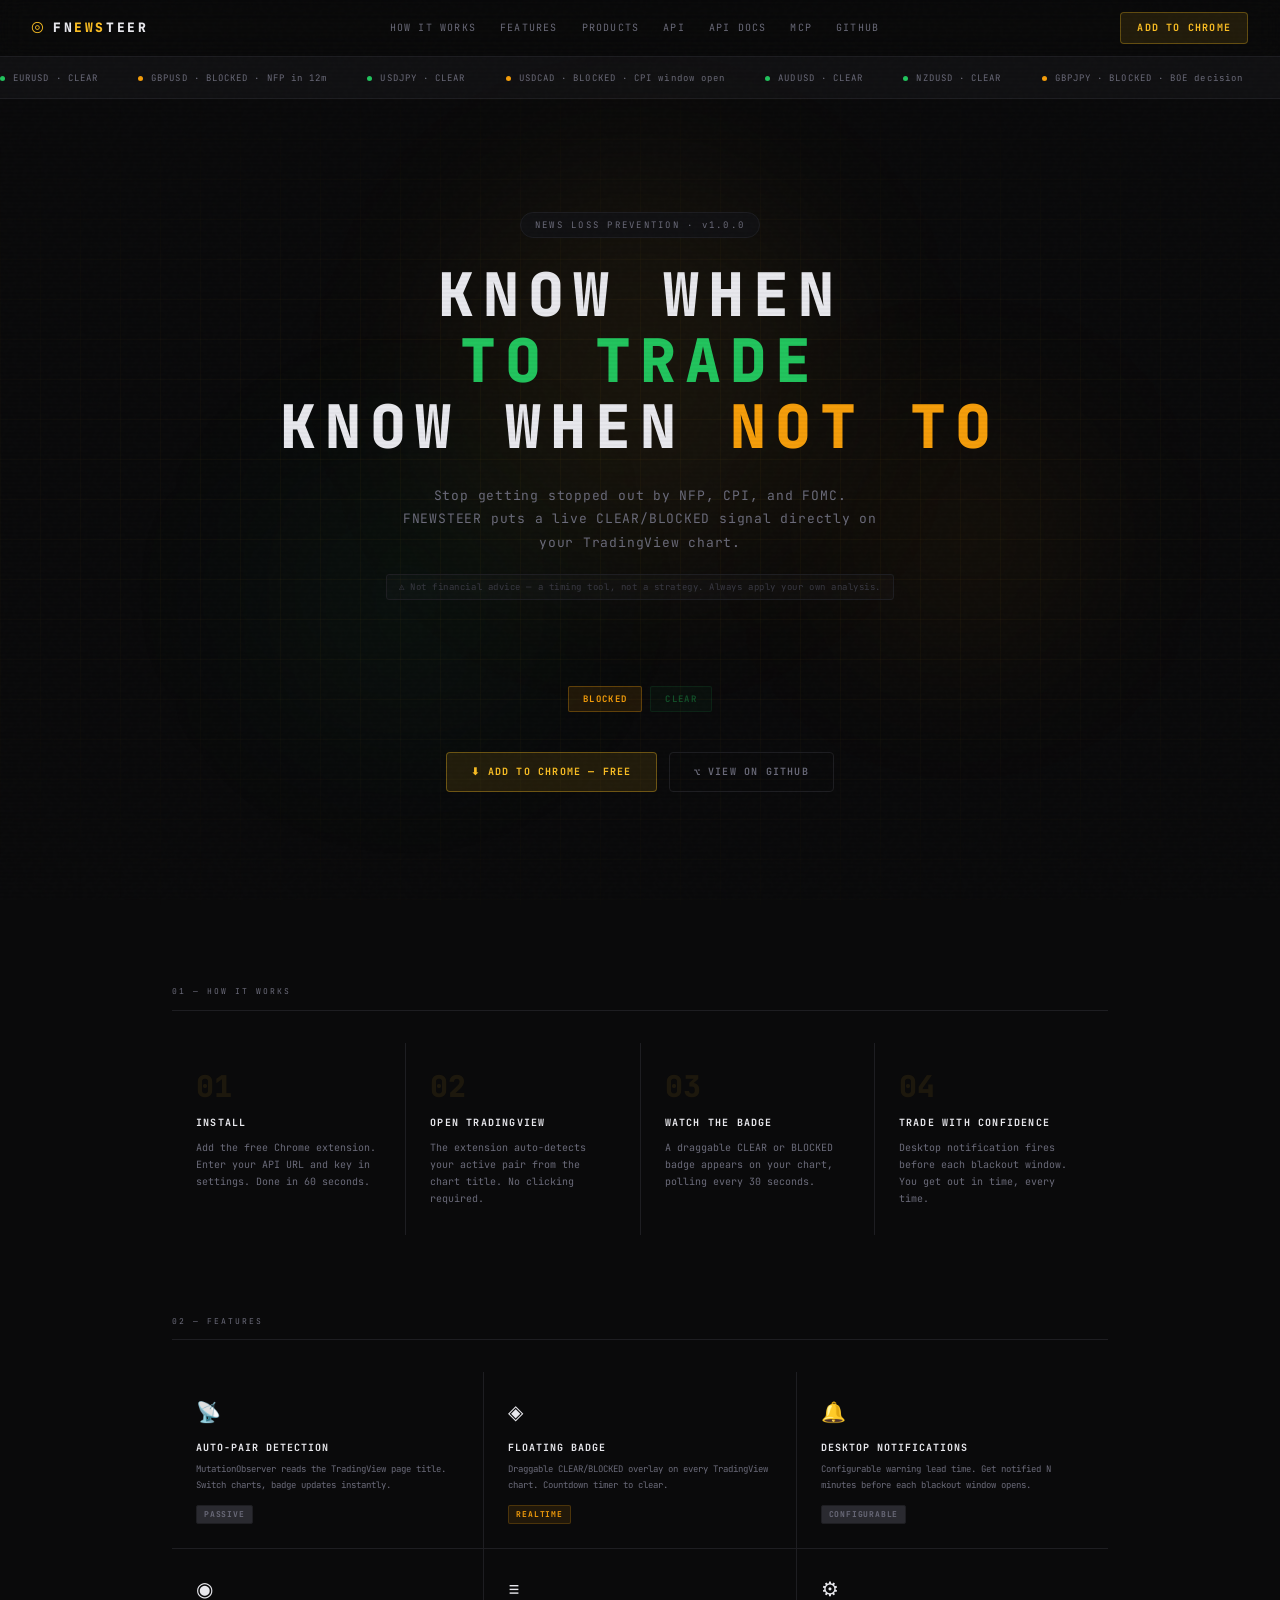
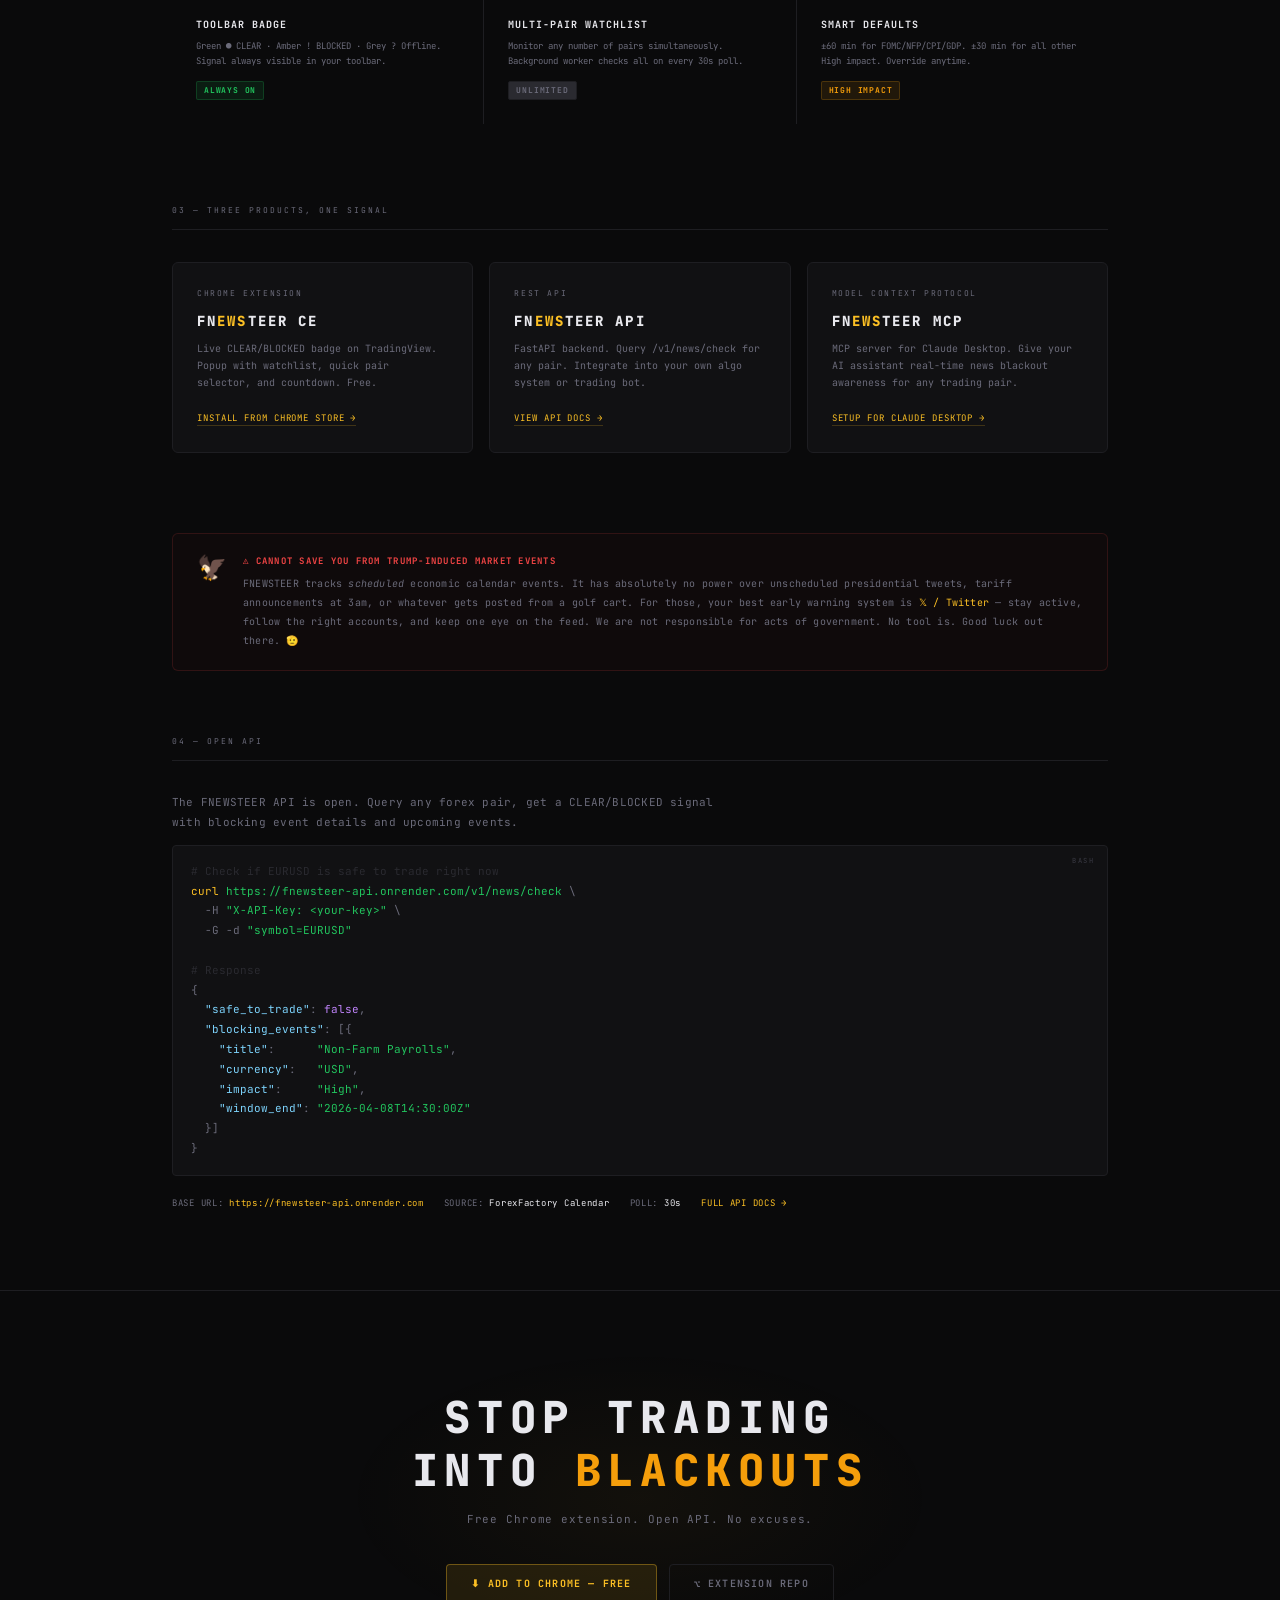
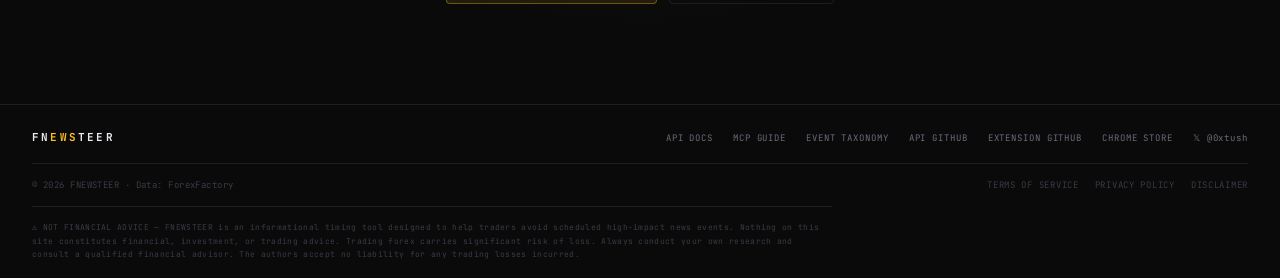
<file: index.html>
<!doctype html>
<html lang="en">
  <head>
    <meta charset="UTF-8" />
    <meta name="viewport" content="width=device-width, initial-scale=1.0" />

    <!-- ═══ SEO ═══ -->
    <title>FNEWSTEER — Forex News Loss Prevention for TradingView</title>
    <meta
      name="description"
      content="Stop getting stopped out by NFP, CPI, and FOMC. FNEWSTEER puts a live CLEAR/BLOCKED signal directly on your TradingView chart. Free Chrome extension + open API."
    />
    <meta
      name="keywords"
      content="forex news filter, tradingview extension, news blackout, NFP trading, FOMC blackout, forex loss prevention, high impact news, forex chrome extension, trading news filter"
    />
    <meta name="author" content="FNEWSTEER" />
    <link rel="canonical" href="https://tushcmd.github.io/fns-fe/" />

    <link rel="icon" type="image/x-icon" href="/favicon.ico" />

    <!-- Open Graph -->
    <meta property="og:type" content="website" />
    <meta property="og:url" content="https://tushcmd.github.io/fns-fe/" />
    <meta
      property="og:title"
      content="FNEWSTEER — Forex News Loss Prevention"
    />
    <meta
      property="og:description"
      content="Know when to trade. Know when NOT to. Live CLEAR/BLOCKED signals on TradingView for NFP, CPI, FOMC and all high-impact events."
    />
    <meta
      property="og:image"
      content="https://tushcmd.github.io/fns-fe/og-image.png"
    />

    <!-- Twitter Card -->
    <meta name="twitter:card" content="summary_large_image" />
    <meta name="twitter:site" content="@0xtush" />
    <meta name="twitter:creator" content="@0xtush" />
    <meta
      name="twitter:title"
      content="FNEWSTEER — Forex News Loss Prevention"
    />
    <meta
      name="twitter:description"
      content="Stop getting stopped out by NFP, CPI, FOMC. Free Chrome extension puts a live CLEAR/BLOCKED badge directly on your TradingView chart."
    />
    <meta
      name="twitter:image"
      content="https://tushcmd.github.io/fns-fe/og-image.png"
    />

    <!-- Structured Data -->
    <script type="application/ld+json">
      {
        "@context": "https://schema.org",
        "@type": "SoftwareApplication",
        "name": "FNEWSTEER",
        "applicationCategory": "FinanceApplication",
        "operatingSystem": "Chrome",
        "description": "News loss prevention tool for forex traders. Puts a live CLEAR/BLOCKED signal on TradingView during high-impact economic events like NFP, CPI, and FOMC.",
        "url": "https://tushcmd.github.io/fns-fe/",
        "author": {
          "@type": "Person",
          "name": "tushcmd",
          "url": "https://x.com/0xtush"
        },
        "offers": { "@type": "Offer", "price": "0", "priceCurrency": "USD" }
      }
    </script>

    <link
      href="https://fonts.googleapis.com/css2?family=JetBrains+Mono:wght@400;500;600;700;800&display=swap"
      rel="stylesheet"
    />
    <link rel="stylesheet" href="shared.css" />
    <style>
      .hero {
        min-height: calc(100vh - var(--nav-h) - 37px);
        display: flex;
        flex-direction: column;
        align-items: center;
        justify-content: center;
        padding: 60px 32px;
        position: relative;
        text-align: center;
      }
      .hero-grid {
        position: absolute;
        inset: 0;
        background-image:
          linear-gradient(rgba(251, 191, 36, 0.03) 1px, transparent 1px),
          linear-gradient(90deg, rgba(251, 191, 36, 0.03) 1px, transparent 1px);
        background-size: 40px 40px;
        mask-image: radial-gradient(
          ellipse 80% 60% at 50% 50%,
          black 40%,
          transparent 100%
        );
        pointer-events: none;
      }
      .orb {
        position: absolute;
        border-radius: 50%;
        filter: blur(80px);
        pointer-events: none;
      }
      .orb-1 {
        width: 400px;
        height: 400px;
        background: rgba(251, 191, 36, 0.06);
        top: 10%;
        left: 50%;
        transform: translateX(-50%);
      }
      .orb-2 {
        width: 300px;
        height: 300px;
        background: rgba(34, 197, 94, 0.04);
        bottom: 20%;
        left: 20%;
      }
      .orb-3 {
        width: 250px;
        height: 250px;
        background: rgba(245, 158, 11, 0.05);
        bottom: 30%;
        right: 15%;
      }

      .hero-eyebrow {
        font-size: 9px;
        letter-spacing: 0.25em;
        color: var(--dim);
        margin-bottom: 24px;
        border: 1px solid var(--border);
        padding: 5px 14px;
        border-radius: 20px;
        background: var(--surface);
        position: relative;
      }
      .hero-title {
        font-size: clamp(30px, 6vw, 60px);
        font-weight: 800;
        letter-spacing: 0.15em;
        line-height: 1.1;
        margin-bottom: 8px;
        position: relative;
      }
      .hero-title .safe-word {
        color: var(--safe);
      }
      .hero-title .block-word {
        color: var(--danger);
      }
      .hero-sub {
        font-size: clamp(10px, 1.4vw, 13px);
        color: var(--dim);
        letter-spacing: 0.06em;
        line-height: 1.8;
        max-width: 480px;
        margin: 16px auto 20px;
        position: relative;
      }
      .disclaimer-strip {
        font-size: 9px;
        color: var(--faint);
        letter-spacing: 0.06em;
        border: 1px solid var(--border);
        border-radius: 3px;
        padding: 5px 12px;
        background: rgba(107, 107, 122, 0.05);
        margin-bottom: 28px;
        position: relative;
        max-width: 520px;
        line-height: 1.6;
      }
      .badge-demo {
        display: inline-flex;
        align-items: center;
        gap: 10px;
        padding: 10px 18px;
        border-radius: 6px;
        border: 1px solid rgba(245, 158, 11, 0.3);
        background: rgba(245, 158, 11, 0.06);
        margin-bottom: 16px;
        position: relative;
        animation: badge-breathe 3s ease-in-out infinite;
      }
      .badge-dot {
        width: 8px;
        height: 8px;
        border-radius: 50%;
        background: var(--danger);
        box-shadow: 0 0 8px var(--danger);
        animation: dot-pulse 1.5s ease-in-out infinite;
      }
      .badge-label {
        font-size: 12px;
        font-weight: 700;
        letter-spacing: 0.15em;
        color: var(--danger);
      }
      .badge-sub {
        font-size: 9px;
        color: var(--dim);
        margin-left: 2px;
      }
      @keyframes badge-breathe {
        0%,
        100% {
          border-color: rgba(245, 158, 11, 0.3);
          background: rgba(245, 158, 11, 0.06);
        }
        50% {
          border-color: rgba(245, 158, 11, 0.5);
          background: rgba(245, 158, 11, 0.1);
        }
      }
      @keyframes dot-pulse {
        0%,
        100% {
          box-shadow: 0 0 4px var(--danger);
        }
        50% {
          box-shadow:
            0 0 14px var(--danger),
            0 0 24px rgba(245, 158, 11, 0.25);
        }
      }
      .badge-toggle {
        display: flex;
        gap: 8px;
        align-items: center;
        justify-content: center;
        margin-bottom: 40px;
        position: relative;
      }
      .state-pill {
        padding: 5px 14px;
        border-radius: 2px;
        font-size: 9px;
        font-weight: 700;
        letter-spacing: 0.15em;
        cursor: pointer;
        transition: all 0.2s;
        border: 1px solid transparent;
      }
      .pill-blocked {
        background: rgba(245, 158, 11, 0.1);
        border-color: rgba(245, 158, 11, 0.3);
        color: var(--danger);
      }
      .pill-blocked.dim {
        background: rgba(245, 158, 11, 0.04);
        border-color: rgba(245, 158, 11, 0.1);
        color: rgba(245, 158, 11, 0.3);
      }
      .pill-clear {
        background: rgba(34, 197, 94, 0.04);
        border-color: rgba(34, 197, 94, 0.1);
        color: rgba(34, 197, 94, 0.35);
      }
      .pill-clear.lit {
        background: rgba(34, 197, 94, 0.1);
        border-color: rgba(34, 197, 94, 0.3);
        color: var(--safe);
      }
      .hero-actions {
        display: flex;
        gap: 12px;
        flex-wrap: wrap;
        justify-content: center;
        position: relative;
      }

      .content-section {
        max-width: 1000px;
        margin: 0 auto;
        padding: 80px 32px;
      }

      .steps-grid {
        display: grid;
        grid-template-columns: repeat(auto-fit, minmax(200px, 1fr));
        gap: 1px;
        background: var(--border);
      }
      .how-step {
        background: var(--bg);
        padding: 28px 24px;
        transition: background 0.2s;
      }
      .how-step:hover {
        background: var(--surface);
      }
      .how-step-num {
        font-size: 30px;
        font-weight: 800;
        color: rgba(251, 191, 36, 0.08);
        line-height: 1;
        margin-bottom: 14px;
      }
      .how-step-title {
        font-size: 10px;
        font-weight: 700;
        letter-spacing: 0.12em;
        margin-bottom: 8px;
        color: var(--text);
        text-transform: uppercase;
      }
      .how-step-desc {
        font-size: 10px;
        color: var(--dim);
        line-height: 1.7;
      }

      .features-grid {
        display: grid;
        grid-template-columns: repeat(auto-fit, minmax(260px, 1fr));
        gap: 1px;
        background: var(--border);
      }
      .feature {
        background: var(--bg);
        padding: 24px;
        transition: background 0.2s;
      }
      .feature:hover {
        background: var(--surface);
      }
      .feature-icon {
        font-size: 20px;
        margin-bottom: 12px;
      }
      .feature-title {
        font-size: 10px;
        font-weight: 700;
        letter-spacing: 0.1em;
        margin-bottom: 6px;
        text-transform: uppercase;
      }
      .feature-desc {
        font-size: 9px;
        color: var(--dim);
        line-height: 1.7;
        margin-bottom: 10px;
      }

      .products-grid {
        display: grid;
        grid-template-columns: repeat(auto-fit, minmax(280px, 1fr));
        gap: 16px;
      }
      .product-card {
        border: 1px solid var(--border);
        border-radius: 6px;
        background: var(--surface);
        padding: 24px;
        transition:
          border-color 0.2s,
          transform 0.2s;
        position: relative;
        overflow: hidden;
      }
      .product-card::before {
        content: '';
        position: absolute;
        top: 0;
        left: 0;
        right: 0;
        height: 2px;
        background: linear-gradient(
          90deg,
          transparent,
          var(--accent),
          transparent
        );
        opacity: 0;
        transition: opacity 0.2s;
      }
      .product-card:hover {
        border-color: rgba(251, 191, 36, 0.2);
        transform: translateY(-2px);
      }
      .product-card:hover::before {
        opacity: 1;
      }
      .product-label {
        font-size: 8px;
        letter-spacing: 0.2em;
        color: var(--dim);
        margin-bottom: 10px;
      }
      .product-name {
        font-size: 14px;
        font-weight: 800;
        letter-spacing: 0.15em;
        margin-bottom: 8px;
      }
      .product-name em {
        color: var(--accent);
        font-style: normal;
      }
      .product-desc {
        font-size: 10px;
        color: var(--dim);
        line-height: 1.7;
        margin-bottom: 16px;
      }
      .product-link {
        font-size: 9px;
        letter-spacing: 0.1em;
        color: var(--accent);
        text-decoration: none;
        border-bottom: 1px solid rgba(251, 191, 36, 0.2);
        padding-bottom: 1px;
        transition: border-color 0.15s;
      }
      .product-link:hover {
        border-color: var(--accent);
        opacity: 1;
      }

      /* Trump card */
      .trump-wrap {
        max-width: 1000px;
        margin: 0 auto;
        padding: 0 32px 64px;
      }
      .trump-card {
        border: 1px solid rgba(239, 68, 68, 0.15);
        border-radius: 6px;
        background: rgba(239, 68, 68, 0.025);
        padding: 20px 24px;
        display: flex;
        align-items: flex-start;
        gap: 16px;
      }
      .trump-icon {
        font-size: 24px;
        flex-shrink: 0;
        line-height: 1;
        margin-top: 2px;
      }
      .trump-title {
        font-size: 9px;
        font-weight: 700;
        letter-spacing: 0.14em;
        color: var(--urgent);
        margin-bottom: 6px;
      }
      .trump-body {
        font-size: 10px;
        color: var(--dim);
        line-height: 1.9;
        letter-spacing: 0.02em;
      }
      .trump-body a {
        color: var(--accent);
      }

      .api-meta {
        margin-top: 16px;
        display: flex;
        gap: 20px;
        flex-wrap: wrap;
      }
      .api-meta-item {
        font-size: 9px;
        color: var(--dim);
        letter-spacing: 0.08em;
      }
      .api-meta-item span {
        color: var(--text);
      }
      .api-meta-item em {
        color: var(--accent);
        font-style: normal;
      }

      .cta-section {
        text-align: center;
        padding: 100px 32px;
        border-top: 1px solid var(--border);
        position: relative;
        overflow: hidden;
      }
      .cta-section::before {
        content: '';
        position: absolute;
        width: 600px;
        height: 300px;
        background: radial-gradient(
          ellipse,
          rgba(251, 191, 36, 0.04) 0%,
          transparent 70%
        );
        top: 50%;
        left: 50%;
        transform: translate(-50%, -50%);
        pointer-events: none;
      }
      .cta-title {
        font-size: clamp(22px, 4vw, 44px);
        font-weight: 800;
        letter-spacing: 0.15em;
        margin-bottom: 14px;
        line-height: 1.2;
        position: relative;
      }
      .cta-sub {
        font-size: 11px;
        color: var(--dim);
        letter-spacing: 0.08em;
        margin-bottom: 36px;
        position: relative;
      }
      .cta-actions {
        display: flex;
        gap: 12px;
        justify-content: center;
        flex-wrap: wrap;
        position: relative;
      }

      footer {
        border-top: 1px solid var(--border);
        padding: 24px 32px 16px;
      }
      .footer-main {
        display: flex;
        align-items: center;
        justify-content: space-between;
        flex-wrap: wrap;
        gap: 12px;
        margin-bottom: 16px;
      }
      .footer-logo {
        font-size: 11px;
        font-weight: 700;
        letter-spacing: 0.2em;
      }
      .footer-logo em {
        color: var(--accent);
        font-style: normal;
      }
      .footer-links {
        display: flex;
        gap: 20px;
        flex-wrap: wrap;
      }
      .footer-links a {
        font-size: 9px;
        letter-spacing: 0.1em;
        color: var(--dim);
        text-decoration: none;
        transition: color 0.15s;
      }
      .footer-links a:hover {
        color: var(--accent);
        opacity: 1;
      }
      .footer-bottom {
        border-top: 1px solid var(--border);
        padding-top: 14px;
        display: flex;
        align-items: center;
        justify-content: space-between;
        flex-wrap: wrap;
        gap: 10px;
      }
      .footer-copy {
        font-size: 9px;
        color: var(--faint);
        letter-spacing: 0.05em;
      }
      .footer-legal {
        display: flex;
        gap: 16px;
      }
      .footer-legal a {
        font-size: 9px;
        color: var(--faint);
        letter-spacing: 0.08em;
        text-decoration: none;
        cursor: pointer;
      }
      .footer-legal a:hover {
        color: var(--dim);
        opacity: 1;
      }
      .footer-disclaimer {
        font-size: 8px;
        color: var(--faint);
        letter-spacing: 0.04em;
        line-height: 1.7;
        margin-top: 14px;
        padding-top: 14px;
        border-top: 1px solid var(--border);
        max-width: 800px;
      }

      /* Modals */
      .modal-overlay {
        display: none;
        position: fixed;
        inset: 0;
        background: rgba(0, 0, 0, 0.8);
        z-index: 2000;
        align-items: center;
        justify-content: center;
        padding: 32px;
      }
      .modal-overlay.open {
        display: flex;
      }
      .modal {
        background: var(--surface);
        border: 1px solid var(--border);
        border-radius: 6px;
        max-width: 600px;
        width: 100%;
        max-height: 80vh;
        overflow-y: auto;
        padding: 32px;
        position: relative;
      }
      .modal-close {
        position: absolute;
        top: 14px;
        right: 14px;
        background: none;
        border: none;
        color: var(--dim);
        font-size: 14px;
        cursor: pointer;
        font-family: var(--font-mono);
        padding: 4px 8px;
        border-radius: 3px;
        transition: color 0.15s;
      }
      .modal-close:hover {
        color: var(--text);
      }
      .modal-title {
        font-size: 11px;
        font-weight: 700;
        letter-spacing: 0.2em;
        margin-bottom: 20px;
        color: var(--text);
      }
      .modal-body {
        font-size: 10px;
        color: var(--dim);
        line-height: 1.9;
        letter-spacing: 0.02em;
      }
      .modal-body p {
        margin-bottom: 10px;
      }
      .modal-body h3 {
        font-size: 9px;
        letter-spacing: 0.15em;
        color: var(--accent);
        margin: 18px 0 6px;
        text-transform: uppercase;
      }
      .modal-body a {
        color: var(--accent);
      }
    </style>
  </head>
  <body>
    <!-- Top Nav -->
    <nav class="top-nav">
      <a href="https://tushcmd.github.io/fns-fe/" class="nav-logo">
        <span class="nav-logo-icon">◎</span>
        <span class="nav-logo-name">FN<em>EWS</em>TEER</span>
      </a>
      <div class="nav-links">
        <a href="#how">HOW IT WORKS</a>
        <a href="#features">FEATURES</a>
        <a href="#products">PRODUCTS</a>
        <a href="#api">API</a>
        <a href="https://tushcmd.github.io/fns-fe/apiv1/">API DOCS</a>
        <a href="https://tushcmd.github.io/fns-fe/mcp/">MCP</a>
        <a href="https://github.com/tushcmd/fnewsteer" target="_blank"
          >GITHUB</a
        >
      </div>
      <a
        href="https://chromewebstore.google.com/detail/nfdcdhkgoiohipbhoalpnenhincbpnlc"
        target="_blank"
        class="nav-cta"
        >ADD TO CHROME</a
      >
    </nav>

    <!-- Ticker -->
    <div class="ticker">
      <div class="ticker-inner">
        <span class="ticker-item"
          ><span class="ticker-dot safe"></span>EURUSD · CLEAR</span
        >
        <span class="ticker-item"
          ><span class="ticker-dot block"></span>GBPUSD · BLOCKED · NFP in
          12m</span
        >
        <span class="ticker-item"
          ><span class="ticker-dot safe"></span>USDJPY · CLEAR</span
        >
        <span class="ticker-item"
          ><span class="ticker-dot block"></span>USDCAD · BLOCKED · CPI window
          open</span
        >
        <span class="ticker-item"
          ><span class="ticker-dot safe"></span>AUDUSD · CLEAR</span
        >
        <span class="ticker-item"
          ><span class="ticker-dot safe"></span>NZDUSD · CLEAR</span
        >
        <span class="ticker-item"
          ><span class="ticker-dot block"></span>GBPJPY · BLOCKED · BOE
          decision</span
        >
        <span class="ticker-item"
          ><span class="ticker-dot safe"></span>USDCHF · CLEAR</span
        >
        <span class="ticker-item"
          ><span class="ticker-dot safe"></span>EURUSD · CLEAR</span
        >
        <span class="ticker-item"
          ><span class="ticker-dot block"></span>GBPUSD · BLOCKED · NFP in
          12m</span
        >
        <span class="ticker-item"
          ><span class="ticker-dot safe"></span>USDJPY · CLEAR</span
        >
        <span class="ticker-item"
          ><span class="ticker-dot block"></span>USDCAD · BLOCKED · CPI window
          open</span
        >
        <span class="ticker-item"
          ><span class="ticker-dot safe"></span>AUDUSD · CLEAR</span
        >
        <span class="ticker-item"
          ><span class="ticker-dot safe"></span>NZDUSD · CLEAR</span
        >
        <span class="ticker-item"
          ><span class="ticker-dot block"></span>GBPJPY · BLOCKED · BOE
          decision</span
        >
        <span class="ticker-item"
          ><span class="ticker-dot safe"></span>USDCHF · CLEAR</span
        >
      </div>
    </div>

    <!-- Hero -->
    <div class="hero">
      <div class="hero-grid"></div>
      <div class="orb orb-1"></div>
      <div class="orb orb-2"></div>
      <div class="orb orb-3"></div>

      <div class="hero-eyebrow fade-up">NEWS LOSS PREVENTION · v1.0.0</div>
      <h1 class="hero-title fade-up d1">
        KNOW WHEN<br /><span class="safe-word">TO TRADE</span><br />KNOW WHEN
        <span class="block-word">NOT TO</span>
      </h1>
      <p class="hero-sub fade-up d2">
        Stop getting stopped out by NFP, CPI, and FOMC.<br />
        FNEWSTEER puts a live CLEAR/BLOCKED signal directly on your TradingView
        chart.
      </p>
      <div class="disclaimer-strip fade-up d2">
        ⚠ Not financial advice — a timing tool, not a strategy. Always apply
        your own analysis.
      </div>

      <div id="live-badge" class="badge-demo fade-up d3">
        <div id="badge-dot" class="badge-dot"></div>
        <span id="badge-label" class="badge-label">BLOCKED</span>
        <span id="badge-sub" class="badge-sub">· NFP clears in 4:32</span>
      </div>
      <div class="badge-toggle fade-up d3">
        <div
          id="pill-blocked"
          class="state-pill pill-blocked"
          onclick="setBlocked()"
        >
          BLOCKED
        </div>
        <div id="pill-clear" class="state-pill pill-clear" onclick="setClear()">
          CLEAR
        </div>
      </div>
      <div class="hero-actions fade-up d4">
        <a
          href="https://chromewebstore.google.com/detail/nfdcdhkgoiohipbhoalpnenhincbpnlc"
          target="_blank"
          class="btn-primary"
          >⬇ ADD TO CHROME — FREE</a
        >
        <a
          href="https://github.com/tushcmd/fnewsteer"
          target="_blank"
          class="btn-secondary"
          >⌥ VIEW ON GITHUB</a
        >
      </div>
    </div>

    <!-- How it works -->
    <section id="how" class="content-section">
      <div class="section-label">01 — HOW IT WORKS</div>
      <div class="steps-grid">
        <div class="how-step">
          <div class="how-step-num">01</div>
          <div class="how-step-title">INSTALL</div>
          <div class="how-step-desc">
            Add the free Chrome extension. Enter your API URL and key in
            settings. Done in 60 seconds.
          </div>
        </div>
        <div class="how-step">
          <div class="how-step-num">02</div>
          <div class="how-step-title">OPEN TRADINGVIEW</div>
          <div class="how-step-desc">
            The extension auto-detects your active pair from the chart title. No
            clicking required.
          </div>
        </div>
        <div class="how-step">
          <div class="how-step-num">03</div>
          <div class="how-step-title">WATCH THE BADGE</div>
          <div class="how-step-desc">
            A draggable CLEAR or BLOCKED badge appears on your chart, polling
            every 30 seconds.
          </div>
        </div>
        <div class="how-step">
          <div class="how-step-num">04</div>
          <div class="how-step-title">TRADE WITH CONFIDENCE</div>
          <div class="how-step-desc">
            Desktop notification fires before each blackout window. You get out
            in time, every time.
          </div>
        </div>
      </div>
    </section>

    <!-- Features -->
    <section id="features" class="content-section" style="padding-top: 0">
      <div class="section-label">02 — FEATURES</div>
      <div class="features-grid">
        <div class="feature">
          <div class="feature-icon">📡</div>
          <div class="feature-title">Auto-Pair Detection</div>
          <div class="feature-desc">
            MutationObserver reads the TradingView page title. Switch charts,
            badge updates instantly.
          </div>
          <span class="tag tag-dim">PASSIVE</span>
        </div>
        <div class="feature">
          <div class="feature-icon">◈</div>
          <div class="feature-title">Floating Badge</div>
          <div class="feature-desc">
            Draggable CLEAR/BLOCKED overlay on every TradingView chart.
            Countdown timer to clear.
          </div>
          <span class="tag tag-danger">REALTIME</span>
        </div>
        <div class="feature">
          <div class="feature-icon">🔔</div>
          <div class="feature-title">Desktop Notifications</div>
          <div class="feature-desc">
            Configurable warning lead time. Get notified N minutes before each
            blackout window opens.
          </div>
          <span class="tag tag-dim">CONFIGURABLE</span>
        </div>
        <div class="feature">
          <div class="feature-icon">◉</div>
          <div class="feature-title">Toolbar Badge</div>
          <div class="feature-desc">
            Green ● CLEAR · Amber ! BLOCKED · Grey ? Offline. Signal always
            visible in your toolbar.
          </div>
          <span class="tag tag-safe">ALWAYS ON</span>
        </div>
        <div class="feature">
          <div class="feature-icon">≡</div>
          <div class="feature-title">Multi-Pair Watchlist</div>
          <div class="feature-desc">
            Monitor any number of pairs simultaneously. Background worker checks
            all on every 30s poll.
          </div>
          <span class="tag tag-dim">UNLIMITED</span>
        </div>
        <div class="feature">
          <div class="feature-icon">⚙</div>
          <div class="feature-title">Smart Defaults</div>
          <div class="feature-desc">
            ±60 min for FOMC/NFP/CPI/GDP. ±30 min for all other High impact.
            Override anytime.
          </div>
          <span class="tag tag-danger">HIGH IMPACT</span>
        </div>
      </div>
    </section>

    <!-- Products -->
    <section id="products" class="content-section" style="padding-top: 0">
      <div class="section-label">03 — THREE PRODUCTS, ONE SIGNAL</div>
      <div class="products-grid">
        <div class="product-card">
          <div class="product-label">CHROME EXTENSION</div>
          <div class="product-name">FN<em>EWS</em>TEER CE</div>
          <div class="product-desc">
            Live CLEAR/BLOCKED badge on TradingView. Popup with watchlist, quick
            pair selector, and countdown. Free.
          </div>
          <a
            href="https://chromewebstore.google.com/detail/nfdcdhkgoiohipbhoalpnenhincbpnlc"
            target="_blank"
            class="product-link"
            >INSTALL FROM CHROME STORE →</a
          >
        </div>
        <div class="product-card">
          <div class="product-label">REST API</div>
          <div class="product-name">FN<em>EWS</em>TEER API</div>
          <div class="product-desc">
            FastAPI backend. Query /v1/news/check for any pair. Integrate into
            your own algo system or trading bot.
          </div>
          <a href="https://tushcmd.github.io/fns-fe/apiv1/" class="product-link"
            >VIEW API DOCS →</a
          >
        </div>
        <div class="product-card">
          <div class="product-label">MODEL CONTEXT PROTOCOL</div>
          <div class="product-name">FN<em>EWS</em>TEER MCP</div>
          <div class="product-desc">
            MCP server for Claude Desktop. Give your AI assistant real-time news
            blackout awareness for any trading pair.
          </div>
          <a href="https://tushcmd.github.io/fns-fe/mcp/" class="product-link"
            >SETUP FOR CLAUDE DESKTOP →</a
          >
        </div>
      </div>
    </section>

    <!-- Trump card -->
    <div class="trump-wrap">
      <div class="trump-card">
        <div class="trump-icon">🦅</div>
        <div>
          <div class="trump-title">
            ⚠ CANNOT SAVE YOU FROM TRUMP-INDUCED MARKET EVENTS
          </div>
          <div class="trump-body">
            FNEWSTEER tracks <em>scheduled</em> economic calendar events. It has
            absolutely no power over unscheduled presidential tweets, tariff
            announcements at 3am, or whatever gets posted from a golf cart. For
            those, your best early warning system is
            <a href="https://x.com" target="_blank">𝕏 / Twitter</a> — stay
            active, follow the right accounts, and keep one eye on the feed. We
            are not responsible for acts of government. No tool is. Good luck
            out there. 🫡
          </div>
        </div>
      </div>
    </div>

    <!-- API -->
    <section id="api" class="content-section" style="padding-top: 0">
      <div class="section-label">04 — OPEN API</div>
      <p style="max-width: 560px; margin-bottom: 4px">
        The FNEWSTEER API is open. Query any forex pair, get a CLEAR/BLOCKED
        signal with blocking event details and upcoming events.
      </p>
      <div class="code-wrap">
        <span class="code-lang">BASH</span>
        <pre><span class="cmt"># Check if EURUSD is safe to trade right now</span>
<span class="kw">curl</span> <span class="str">https://fnewsteer-api.onrender.com/v1/news/check</span> \
  -H <span class="str">"X-API-Key: &lt;your-key&gt;"</span> \
  -G -d <span class="str">"symbol=EURUSD"</span>

<span class="cmt"># Response</span>
{
  <span class="key">"safe_to_trade"</span>: <span class="val">false</span>,
  <span class="key">"blocking_events"</span>: [{
    <span class="key">"title"</span>:      <span class="str">"Non-Farm Payrolls"</span>,
    <span class="key">"currency"</span>:   <span class="str">"USD"</span>,
    <span class="key">"impact"</span>:     <span class="str">"High"</span>,
    <span class="key">"window_end"</span>: <span class="str">"2026-04-08T14:30:00Z"</span>
  }]
}</pre>
      </div>
      <div class="api-meta">
        <div class="api-meta-item">
          BASE URL: <em>https://fnewsteer-api.onrender.com</em>
        </div>
        <div class="api-meta-item">
          SOURCE: <span>ForexFactory Calendar</span>
        </div>
        <div class="api-meta-item">POLL: <span>30s</span></div>
        <div class="api-meta-item">
          <a
            href="https://tushcmd.github.io/fns-fe/apiv1/"
            style="color: var(--accent); font-size: 9px; letter-spacing: 0.08em"
            >FULL API DOCS →</a
          >
        </div>
      </div>
    </section>

    <!-- CTA -->
    <div class="cta-section">
      <div class="cta-title">
        STOP TRADING<br />INTO
        <span style="color: var(--danger)">BLACKOUTS</span>
      </div>
      <div class="cta-sub">Free Chrome extension. Open API. No excuses.</div>
      <div class="cta-actions">
        <a
          href="https://chromewebstore.google.com/detail/nfdcdhkgoiohipbhoalpnenhincbpnlc"
          target="_blank"
          class="btn-primary"
          >⬇ ADD TO CHROME — FREE</a
        >
        <a
          href="https://github.com/tushcmd/fnewsteer-ce"
          target="_blank"
          class="btn-secondary"
          >⌥ EXTENSION REPO</a
        >
      </div>
    </div>

    <!-- Footer -->
    <footer>
      <div class="footer-main">
        <div class="footer-logo">FN<em>EWS</em>TEER</div>
        <div class="footer-links">
          <a href="https://tushcmd.github.io/fns-fe/apiv1/">API DOCS</a>
          <a href="https://tushcmd.github.io/fns-fe/mcp/">MCP GUIDE</a>
          <a href="https://tushcmd.github.io/fns-fe/event-taxonomy/"
            >EVENT TAXONOMY</a
          >
          <a href="https://github.com/tushcmd/fnewsteer" target="_blank"
            >API GITHUB</a
          >
          <a href="https://github.com/tushcmd/fnewsteer-ce" target="_blank"
            >EXTENSION GITHUB</a
          >
          <a
            href="https://chromewebstore.google.com/detail/nfdcdhkgoiohipbhoalpnenhincbpnlc"
            target="_blank"
            >CHROME STORE</a
          >
          <a href="https://x.com/0xtush" target="_blank">𝕏 @0xtush</a>
        </div>
      </div>
      <div class="footer-bottom">
        <div class="footer-copy">© 2026 FNEWSTEER · Data: ForexFactory</div>
        <div class="footer-legal">
          <a onclick="openModal('tos')">TERMS OF SERVICE</a>
          <a onclick="openModal('privacy')">PRIVACY POLICY</a>
          <a onclick="openModal('disclaimer')">DISCLAIMER</a>
        </div>
      </div>
      <div class="footer-disclaimer">
        ⚠ NOT FINANCIAL ADVICE — FNEWSTEER is an informational timing tool
        designed to help traders avoid scheduled high-impact news events.
        Nothing on this site constitutes financial, investment, or trading
        advice. Trading forex carries significant risk of loss. Always conduct
        your own research and consult a qualified financial advisor. The authors
        accept no liability for any trading losses incurred.
      </div>
    </footer>

    <!-- Modals -->
    <div
      class="modal-overlay"
      id="modal-tos"
      onclick="if (event.target === this) closeModal('tos');"
    >
      <div class="modal">
        <button class="modal-close" onclick="closeModal('tos')">✕</button>
        <div class="modal-title">TERMS OF SERVICE</div>
        <div class="modal-body">
          <p>Last updated: April 2026</p>
          <h3>1. Acceptance</h3>
          <p>
            By using FNEWSTEER (the "Service"), you agree to these Terms. If you
            do not agree, do not use the Service.
          </p>
          <h3>2. Description</h3>
          <p>
            FNEWSTEER is a free, open-source informational tool that surfaces
            scheduled economic calendar data from ForexFactory. It provides
            CLEAR/BLOCKED signals based on predefined time windows around
            high-impact events.
          </p>
          <h3>3. Not Financial Advice</h3>
          <p>
            The Service does not provide financial, investment, or trading
            advice. CLEAR/BLOCKED signals are based purely on scheduled calendar
            events and do not account for market conditions, your specific
            strategy, risk tolerance, or any other factor. Do not rely on
            FNEWSTEER as a basis for financial decisions.
          </p>
          <h3>4. No Guarantees</h3>
          <p>
            The Service is provided "as is" with no warranty of accuracy,
            completeness, or fitness for any particular purpose. Calendar data
            may be stale, incomplete, or incorrect. Blackout windows are
            opinionated defaults and may not suit your strategy.
          </p>
          <h3>5. Limitation of Liability</h3>
          <p>
            To the fullest extent permitted by law, the authors of FNEWSTEER
            shall not be liable for any trading losses, financial damages, or
            any other harm arising from your use of the Service.
          </p>
          <h3>6. Third-Party Data</h3>
          <p>
            Economic event data is sourced from ForexFactory. FNEWSTEER does not
            own or guarantee the accuracy of that data.
          </p>
          <h3>7. Open Source</h3>
          <p>
            FNEWSTEER is open-source under the applicable license in the GitHub
            repositories. Use, modification, and distribution are subject to
            those terms.
          </p>
          <h3>8. Changes</h3>
          <p>
            These terms may be updated at any time. Continued use of the Service
            constitutes acceptance of any revised terms.
          </p>
        </div>
      </div>
    </div>

    <div
      class="modal-overlay"
      id="modal-privacy"
      onclick="if (event.target === this) closeModal('privacy');"
    >
      <div class="modal">
        <button class="modal-close" onclick="closeModal('privacy')">✕</button>
        <div class="modal-title">PRIVACY POLICY</div>
        <div class="modal-body">
          <p>Last updated: April 2026</p>
          <h3>What We Collect</h3>
          <p>
            The FNEWSTEER website (this static site) collects no personal data.
            There are no accounts, no cookies, no analytics trackers, and no
            forms that submit personal information.
          </p>
          <h3>Chrome Extension</h3>
          <p>
            The Chrome Extension stores your API key and watchlist locally in
            <code>chrome.storage.sync</code>, synced by Chrome to your Google
            account if signed in. We do not receive, access, or store this data
            on our servers.
          </p>
          <h3>API Requests</h3>
          <p>
            When you query the FNEWSTEER API, your request (including symbol
            queried and API key) is processed by our hosted server. We do not
            log individual request data beyond what is required for rate
            limiting and abuse prevention.
          </p>
          <h3>Third Parties</h3>
          <p>
            This site loads fonts from Google Fonts. No advertising networks,
            tracking pixels, or analytics scripts are used.
          </p>
          <h3>Contact</h3>
          <p>
            Questions?
            <a href="https://x.com/0xtush" target="_blank">𝕏 @0xtush</a> or
            <a href="https://github.com/tushcmd/fnewsteer" target="_blank"
              >open an issue on GitHub</a
            >.
          </p>
        </div>
      </div>
    </div>

    <div
      class="modal-overlay"
      id="modal-disclaimer"
      onclick="if (event.target === this) closeModal('disclaimer');"
    >
      <div class="modal">
        <button class="modal-close" onclick="closeModal('disclaimer')">
          ✕
        </button>
        <div class="modal-title">DISCLAIMER</div>
        <div class="modal-body">
          <h3>Not Financial Advice</h3>
          <p>
            FNEWSTEER is an educational and informational tool. Nothing on this
            website, in the Chrome extension, or via the API constitutes
            financial advice, investment advice, or trading recommendations of
            any kind.
          </p>
          <h3>Risk Warning</h3>
          <p>
            Forex trading involves substantial risk of loss and is not
            appropriate for all investors. You may lose some or all of your
            invested capital.
          </p>
          <h3>No Guarantee of Results</h3>
          <p>
            Avoiding news events does not guarantee profitable trading.
            FNEWSTEER reduces one specific risk factor but cannot protect
            against all market risks — including unscheduled news events,
            political statements, central bank emergency actions, geopolitical
            shocks, or early-morning social media posts from world leaders.
          </p>
          <h3>Opinionated Defaults</h3>
          <p>
            The ±30 and ±60 minute blackout windows are based on common
            practices among retail price action traders and prop firm rules.
            They are not empirically optimised and may not suit your strategy or
            risk profile.
          </p>
          <h3>Data Accuracy</h3>
          <p>
            Event data is sourced from ForexFactory and may be delayed,
            incorrect, or incomplete. Always verify event times independently
            before trading.
          </p>
        </div>
      </div>
    </div>

    <script>
      let isBlocked = true,
        countdown = 272;

      function setBlocked() {
        isBlocked = true;
        const dot = document.getElementById('badge-dot'),
          label = document.getElementById('badge-label'),
          badge = document.getElementById('live-badge');
        dot.style.background = 'var(--danger)';
        dot.style.boxShadow = '0 0 8px var(--danger)';
        label.style.color = 'var(--danger)';
        label.textContent = 'BLOCKED';
        badge.style.borderColor = 'rgba(245,158,11,0.3)';
        badge.style.background = 'rgba(245,158,11,0.06)';
        document.getElementById('pill-blocked').classList.remove('dim');
        document.getElementById('pill-clear').classList.remove('lit');
      }
      function setClear() {
        isBlocked = false;
        const dot = document.getElementById('badge-dot'),
          label = document.getElementById('badge-label'),
          badge = document.getElementById('live-badge');
        dot.style.background = 'var(--safe)';
        dot.style.boxShadow = '0 0 8px var(--safe)';
        label.style.color = 'var(--safe)';
        label.textContent = 'CLEAR';
        document.getElementById('badge-sub').textContent =
          '· next event in 47m';
        badge.style.borderColor = 'rgba(34,197,94,0.3)';
        badge.style.background = 'rgba(34,197,94,0.06)';
        document.getElementById('pill-clear').classList.add('lit');
        document.getElementById('pill-blocked').classList.add('dim');
      }
      setInterval(() => {
        if (!isBlocked || countdown <= 0) return;
        countdown--;
        const m = Math.floor(countdown / 60),
          s = countdown % 60;
        document.getElementById('badge-sub').textContent =
          `· NFP clears in ${m}:${String(s).padStart(2, '0')}`;
      }, 1000);

      function openModal(id) {
        document.getElementById('modal-' + id).classList.add('open');
        document.body.style.overflow = 'hidden';
      }
      function closeModal(id) {
        document.getElementById('modal-' + id).classList.remove('open');
        document.body.style.overflow = '';
      }
      document.addEventListener('keydown', (e) => {
        if (e.key === 'Escape')
          ['tos', 'privacy', 'disclaimer'].forEach(closeModal);
      });
    </script>
  </body>
</html>
</file>
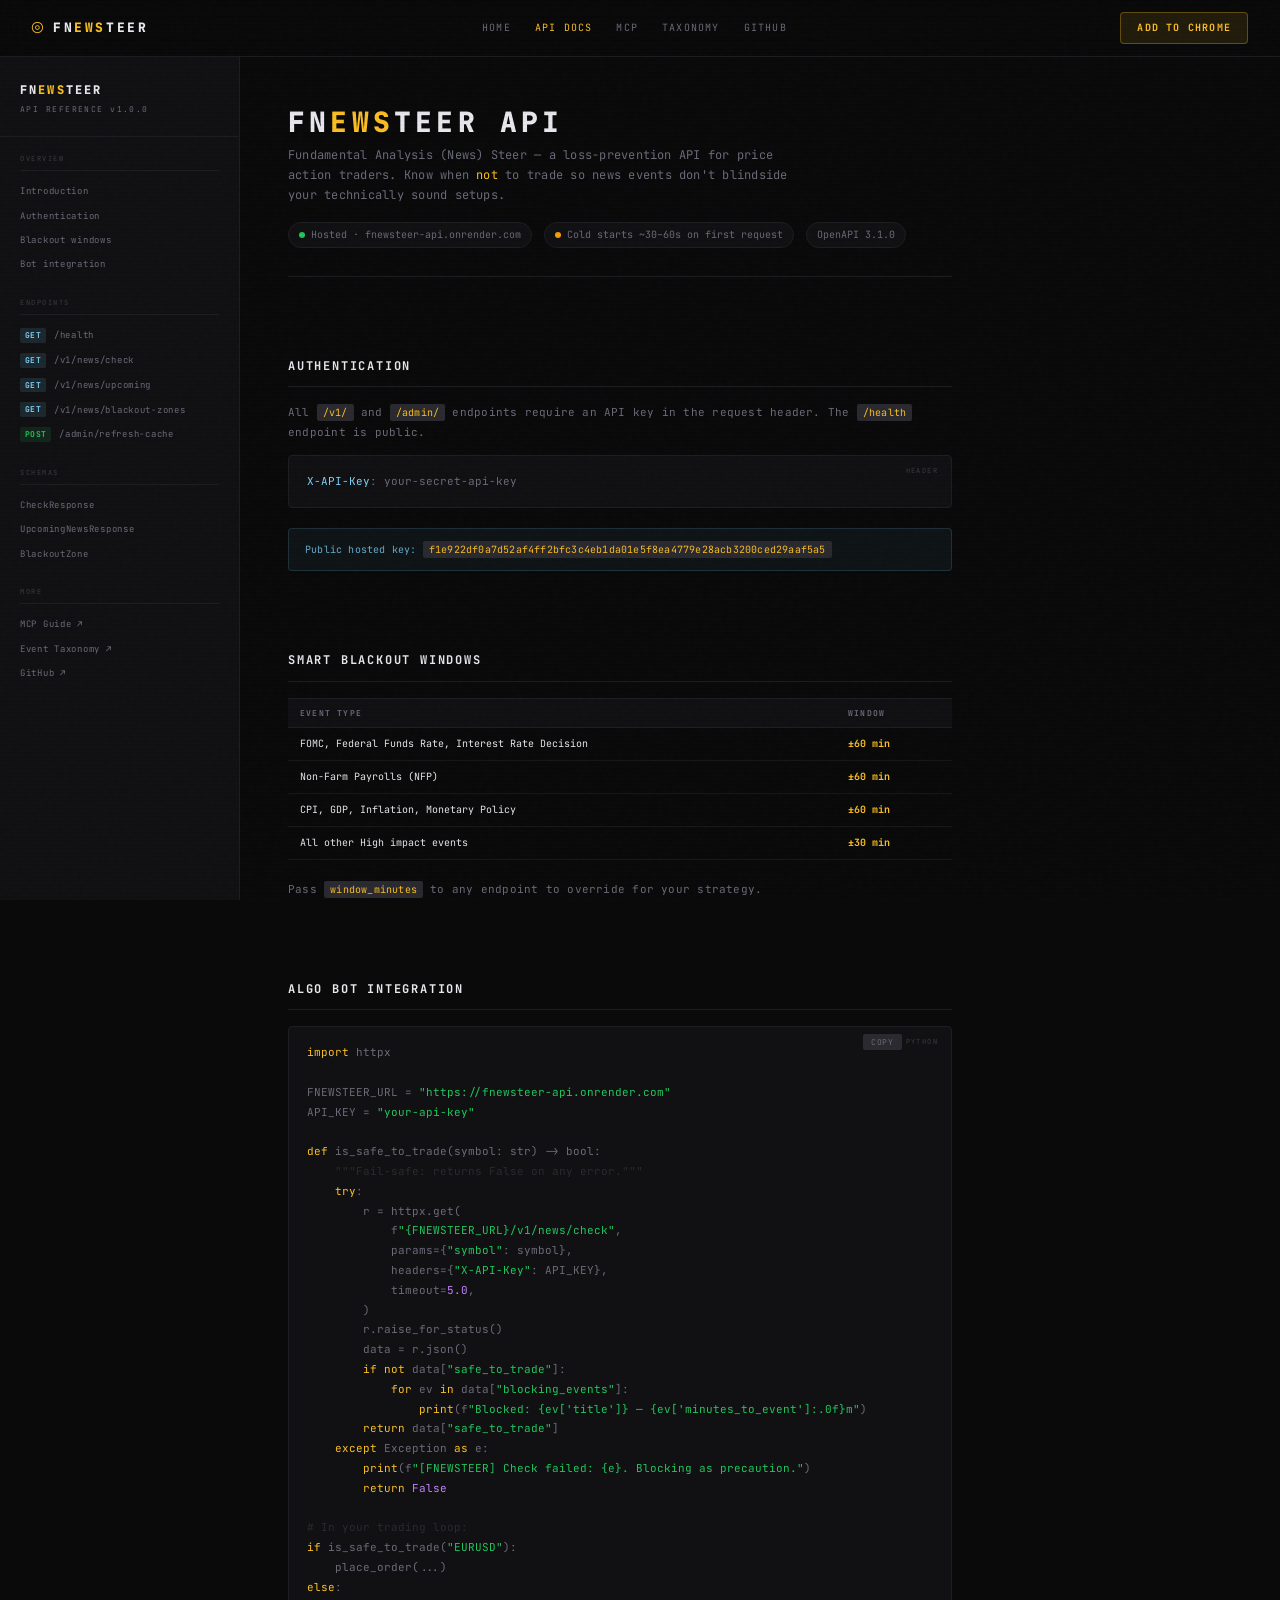
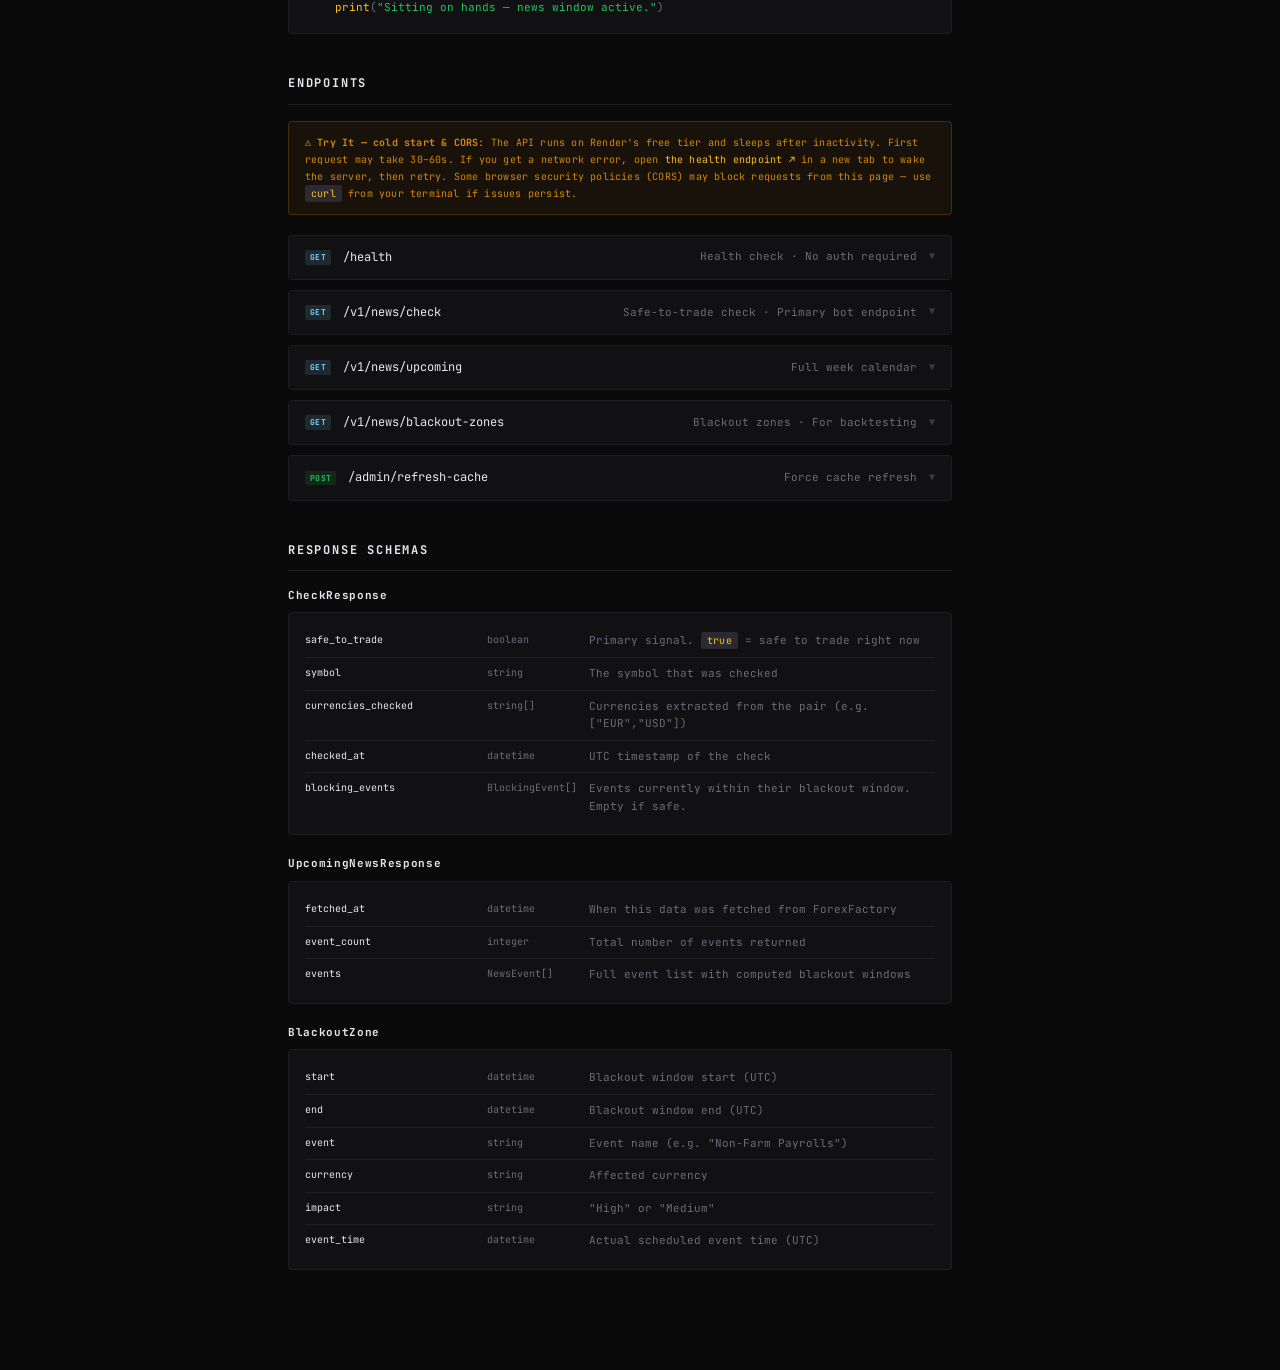
<file: apiv1/index.html>
<!doctype html>
<html lang="en">
  <head>
    <meta charset="UTF-8" />
    <meta name="viewport" content="width=device-width, initial-scale=1.0" />
    <title>FNEWSTEER API — Reference v1.0.0</title>
    <link
      href="https://fonts.googleapis.com/css2?family=JetBrains+Mono:wght@400;500;600;700;800&display=swap"
      rel="stylesheet"
    />
    <link rel="stylesheet" href="../shared.css" />
    <style>
      /* ── Page hero ── */
      .page-hero {
        margin-bottom: 40px;
        padding-bottom: 28px;
        border-bottom: 1px solid var(--border);
      }
      .page-hero-title {
        margin-bottom: 6px;
      }
      .page-hero-desc {
        font-size: 12px;
        color: var(--dim);
        line-height: 1.7;
        max-width: 520px;
        margin-bottom: 16px;
      }
      .hero-meta {
        display: flex;
        gap: 12px;
        flex-wrap: wrap;
      }
      .meta-chip {
        display: flex;
        align-items: center;
        gap: 6px;
        font-size: 10px;
        color: var(--dim);
        background: var(--surface);
        border: 1px solid var(--border);
        border-radius: 20px;
        padding: 4px 10px;
      }
      .chip-dot {
        width: 6px;
        height: 6px;
        border-radius: 50%;
      }
      .chip-dot.safe {
        background: var(--safe);
      }
      .chip-dot.amber {
        background: var(--danger);
      }

      /* ── Endpoint card ── */
      .endpoint-card {
        border: 1px solid var(--border);
        border-radius: var(--radius);
        background: var(--bg);
        margin-bottom: 10px;
        overflow: hidden;
      }
      .endpoint-header {
        display: flex;
        align-items: center;
        gap: 12px;
        padding: 12px 16px;
        cursor: pointer;
        background: var(--surface);
        transition: background 0.15s;
        user-select: none;
      }
      .endpoint-header:hover {
        background: var(--surface2);
      }
      .endpoint-path {
        font-family: var(--font-mono);
        font-size: 12px;
        color: var(--text);
        flex: 1;
      }
      .endpoint-summary {
        font-size: 11px;
        color: var(--dim);
      }
      .endpoint-chevron {
        font-size: 10px;
        color: var(--faint);
        transition: transform 0.2s;
        margin-left: auto;
      }
      .endpoint-card.open .endpoint-chevron {
        transform: rotate(180deg);
      }
      .endpoint-body {
        display: none;
        padding: 18px;
        border-top: 1px solid var(--border);
      }
      .endpoint-card.open .endpoint-body {
        display: block;
      }
      .endpoint-desc {
        font-size: 12px;
        color: var(--dim);
        line-height: 1.7;
        margin-bottom: 16px;
      }

      /* ── Params ── */
      .params-title {
        font-size: 9px;
        font-weight: 700;
        letter-spacing: 0.12em;
        text-transform: uppercase;
        color: var(--dim);
        margin-bottom: 8px;
      }
      .param-row {
        display: grid;
        grid-template-columns: 170px 80px 1fr;
        gap: 12px;
        padding: 8px 0;
        border-bottom: 1px solid var(--border);
        font-size: 11px;
        align-items: start;
      }
      .param-row:last-child {
        border-bottom: none;
      }
      .param-name {
        font-family: var(--font-mono);
        color: var(--accent);
        font-size: 10px;
      }
      .param-req {
        font-size: 9px;
        color: var(--urgent);
        font-weight: 700;
      }
      .param-opt {
        font-size: 9px;
        color: var(--dim);
      }
      .param-type {
        font-size: 9px;
        background: var(--surface2);
        padding: 2px 6px;
        border-radius: 2px;
        font-family: var(--font-mono);
        color: var(--dim);
      }
      .param-desc {
        color: var(--dim);
        line-height: 1.5;
        font-size: 11px;
      }
      .param-default {
        font-family: var(--font-mono);
        font-size: 9px;
        color: var(--faint);
      }

      /* ── Try it ── */
      .try-it {
        margin-top: 16px;
        padding: 14px;
        background: var(--surface);
        border-radius: var(--radius);
        border: 1px solid var(--border);
      }
      .try-title {
        font-size: 9px;
        font-weight: 700;
        letter-spacing: 0.12em;
        text-transform: uppercase;
        color: var(--dim);
        margin-bottom: 12px;
      }
      .try-row {
        display: flex;
        gap: 8px;
        margin-bottom: 10px;
        align-items: center;
      }
      .try-label {
        font-size: 11px;
        color: var(--dim);
        min-width: 110px;
      }
      .try-input {
        flex: 1;
        background: var(--bg);
        border: 1px solid var(--border2);
        border-radius: var(--radius);
        color: var(--text);
        font-family: var(--font-mono);
        font-size: 11px;
        padding: 7px 10px;
        outline: none;
        transition: border-color 0.15s;
      }
      .try-input:focus {
        border-color: var(--accent);
      }
      .try-btn {
        background: rgba(251, 191, 36, 0.1);
        border: 1px solid rgba(251, 191, 36, 0.3);
        color: var(--accent);
        border-radius: var(--radius);
        padding: 7px 18px;
        font-family: var(--font-mono);
        font-size: 10px;
        font-weight: 700;
        letter-spacing: 0.1em;
        cursor: pointer;
        transition: background 0.15s;
      }
      .try-btn:hover {
        background: rgba(251, 191, 36, 0.18);
      }
      .try-btn:disabled {
        opacity: 0.4;
        cursor: not-allowed;
      }
      .try-result {
        margin-top: 10px;
        display: none;
      }
      .result-status {
        display: inline-flex;
        align-items: center;
        gap: 6px;
        font-size: 10px;
        font-weight: 700;
        padding: 4px 10px;
        border-radius: var(--radius);
        margin-bottom: 8px;
      }
      .result-ok {
        background: rgba(34, 197, 94, 0.08);
        color: var(--safe);
        border: 1px solid rgba(34, 197, 94, 0.2);
      }
      .result-err {
        background: rgba(245, 158, 11, 0.08);
        color: var(--danger);
        border: 1px solid rgba(245, 158, 11, 0.2);
      }
      .result-pre {
        background: var(--bg);
        border: 1px solid var(--border);
        border-radius: var(--radius);
        padding: 12px;
        font-family: var(--font-mono);
        font-size: 10px;
        line-height: 1.7;
        color: var(--dim);
        overflow-x: auto;
        max-height: 240px;
        overflow-y: auto;
      }

      /* ── Schema ── */
      .schema-block {
        background: var(--surface);
        border: 1px solid var(--border);
        border-radius: var(--radius);
        padding: 12px 16px;
        margin-bottom: 20px;
      }
      .schema-row {
        display: grid;
        grid-template-columns: 170px 90px 1fr;
        gap: 12px;
        padding: 7px 0;
        border-bottom: 1px solid var(--border);
        font-size: 11px;
      }
      .schema-row:last-child {
        border-bottom: none;
      }
      .schema-name {
        font-family: var(--font-mono);
        font-size: 10px;
        color: var(--text);
      }
      .schema-type {
        font-family: var(--font-mono);
        font-size: 10px;
        color: var(--dim);
      }
      .schema-desc {
        color: var(--dim);
      }

      .schema-title {
        font-size: 11px;
        font-weight: 700;
        margin-bottom: 8px;
        color: var(--text);
        letter-spacing: 0.06em;
      }

      /* ── Blackout windows table ── */
      .windows-table td:last-child {
        color: var(--accent);
        font-weight: 700;
      }
    </style>
  </head>
  <body>
    <!-- Top Nav -->
    <nav class="top-nav">
      <a href="/fns-fe/" class="nav-logo">
        <span class="nav-logo-icon">◎</span>
        <span class="nav-logo-name">FN<em>EWS</em>TEER</span>
      </a>
      <div class="nav-links">
        <a href="/fns-fe/">HOME</a>
        <a href="." class="active">API DOCS</a>
        <a href="../mcp/">MCP</a>
        <a href="../event-taxonomy/">TAXONOMY</a>
        <a href="https://github.com/tushcmd/fnewsteer" target="_blank"
          >GITHUB</a
        >
      </div>
      <a
        href="https://chromewebstore.google.com/detail/nfdcdhkgoiohipbhoalpnenhincbpnlc"
        target="_blank"
        class="nav-cta"
        >ADD TO CHROME</a
      >
    </nav>

    <!-- Layout -->
    <div class="page-layout">
      <!-- Sidebar -->
      <nav class="sidebar">
        <div class="sidebar-brand">
          <div class="sidebar-brand-name">FN<em>EWS</em>TEER</div>
          <div class="sidebar-brand-sub">API REFERENCE v1.0.0</div>
        </div>

        <div class="sidebar-section">
          <div class="sidebar-section-title">Overview</div>
          <a class="sidebar-link" onclick="goTo('overview')">Introduction</a>
          <a class="sidebar-link" onclick="goTo('auth')">Authentication</a>
          <a class="sidebar-link" onclick="goTo('windows')">Blackout windows</a>
          <a class="sidebar-link" onclick="goTo('integration')"
            >Bot integration</a
          >
        </div>

        <div class="sidebar-section">
          <div class="sidebar-section-title">Endpoints</div>
          <a class="sidebar-link" onclick="goTo('ep-health')"
            ><span class="method-pill pill-get">GET</span>/health</a
          >
          <a class="sidebar-link" onclick="goTo('ep-check')"
            ><span class="method-pill pill-get">GET</span>/v1/news/check</a
          >
          <a class="sidebar-link" onclick="goTo('ep-upcoming')"
            ><span class="method-pill pill-get">GET</span>/v1/news/upcoming</a
          >
          <a class="sidebar-link" onclick="goTo('ep-blackout')"
            ><span class="method-pill pill-get">GET</span
            >/v1/news/blackout-zones</a
          >
          <a class="sidebar-link" onclick="goTo('ep-refresh')"
            ><span class="method-pill pill-post">POST</span
            >/admin/refresh-cache</a
          >
        </div>

        <div class="sidebar-section">
          <div class="sidebar-section-title">Schemas</div>
          <a class="sidebar-link" onclick="goTo('schema-check')"
            >CheckResponse</a
          >
          <a class="sidebar-link" onclick="goTo('schema-upcoming')"
            >UpcomingNewsResponse</a
          >
          <a class="sidebar-link" onclick="goTo('schema-blackout')"
            >BlackoutZone</a
          >
        </div>

        <div class="sidebar-section">
          <div class="sidebar-section-title">More</div>
          <a class="sidebar-link" href="../mcp/">MCP Guide ↗</a>
          <a class="sidebar-link" href="../event-taxonomy/">Event Taxonomy ↗</a>
          <a
            class="sidebar-link"
            href="https://github.com/tushcmd/fnewsteer"
            target="_blank"
            >GitHub ↗</a
          >
        </div>
      </nav>

      <!-- Main -->
      <main class="page-main">
        <span class="anchor" id="overview"></span>
        <div class="page-hero">
          <h1 class="page-hero-title">FN<em>EWS</em>TEER API</h1>
          <p class="page-hero-desc">
            Fundamental Analysis (News) Steer — a loss-prevention API for price
            action traders. Know when
            <em style="color: var(--accent); font-style: normal">not</em> to
            trade so news events don't blindside your technically sound setups.
          </p>
          <div class="hero-meta">
            <div class="meta-chip">
              <span class="chip-dot safe"></span>Hosted ·
              fnewsteer-api.onrender.com
            </div>
            <div class="meta-chip">
              <span class="chip-dot amber"></span>Cold starts ~30–60s on first
              request
            </div>
            <div class="meta-chip">OpenAPI 3.1.0</div>
          </div>
        </div>

        <span class="anchor" id="auth"></span>
        <div style="margin-bottom: 40px">
          <h2>Authentication</h2>
          <p>
            All <code>/v1/</code> and <code>/admin/</code> endpoints require an
            API key in the request header. The <code>/health</code> endpoint is
            public.
          </p>
          <div class="code-wrap">
            <span class="code-lang">HEADER</span>
            <pre><span class="key">X-API-Key</span>: your-secret-api-key</pre>
          </div>
          <div class="callout callout-info">
            Public hosted key:
            <code
              >f1e922df0a7d52af4ff2bfc3c4eb1da01e5f8ea4779e28acb3200ced29aaf5a5</code
            >
          </div>
        </div>

        <span class="anchor" id="windows"></span>
        <div style="margin-bottom: 40px">
          <h2>Smart Blackout Windows</h2>
          <table class="windows-table">
            <thead>
              <tr>
                <th>Event Type</th>
                <th>Window</th>
              </tr>
            </thead>
            <tbody>
              <tr>
                <td>FOMC, Federal Funds Rate, Interest Rate Decision</td>
                <td>±60 min</td>
              </tr>
              <tr>
                <td>Non-Farm Payrolls (NFP)</td>
                <td>±60 min</td>
              </tr>
              <tr>
                <td>CPI, GDP, Inflation, Monetary Policy</td>
                <td>±60 min</td>
              </tr>
              <tr>
                <td>All other High impact events</td>
                <td>±30 min</td>
              </tr>
            </tbody>
          </table>
          <p>
            Pass <code>window_minutes</code> to any endpoint to override for
            your strategy.
          </p>
        </div>

        <span class="anchor" id="integration"></span>
        <div style="margin-bottom: 40px">
          <h2>Algo Bot Integration</h2>
          <div class="code-wrap">
            <button class="code-copy" onclick="copyCode(this)">COPY</button>
            <span class="code-lang">PYTHON</span>
            <pre><span class="kw">import</span> httpx

FNEWSTEER_URL = <span class="str">"https://fnewsteer-api.onrender.com"</span>
API_KEY = <span class="str">"your-api-key"</span>

<span class="kw">def</span> is_safe_to_trade(symbol: str) -> bool:
    <span class="cmt">"""Fail-safe: returns False on any error."""</span>
    <span class="kw">try</span>:
        r = httpx.get(
            f<span class="str">"{FNEWSTEER_URL}/v1/news/check"</span>,
            params={<span class="str">"symbol"</span>: symbol},
            headers={<span class="str">"X-API-Key"</span>: API_KEY},
            timeout=<span class="val">5.0</span>,
        )
        r.raise_for_status()
        data = r.json()
        <span class="kw">if not</span> data[<span class="str">"safe_to_trade"</span>]:
            <span class="kw">for</span> ev <span class="kw">in</span> data[<span class="str">"blocking_events"</span>]:
                <span class="kw">print</span>(f<span class="str">"Blocked: {ev['title']} — {ev['minutes_to_event']:.0f}m"</span>)
        <span class="kw">return</span> data[<span class="str">"safe_to_trade"</span>]
    <span class="kw">except</span> Exception <span class="kw">as</span> e:
        <span class="kw">print</span>(f<span class="str">"[FNEWSTEER] Check failed: {e}. Blocking as precaution."</span>)
        <span class="kw">return</span> <span class="val">False</span>

<span class="cmt"># In your trading loop:</span>
<span class="kw">if</span> is_safe_to_trade(<span class="str">"EURUSD"</span>):
    place_order(...)
<span class="kw">else</span>:
    <span class="kw">print</span>(<span class="str">"Sitting on hands — news window active."</span>)</pre>
          </div>
        </div>

        <!-- ENDPOINTS -->
        <h2 style="margin-top: 0">Endpoints</h2>
        <div class="callout callout-warn" style="margin-bottom: 20px">
          <span class="callout-icon">⚠</span
          ><strong>Try It — cold start & CORS:</strong> The API runs on Render's
          free tier and sleeps after inactivity. First request may take 30–60s.
          If you get a network error, open
          <a
            href="https://fnewsteer-api.onrender.com/health"
            target="_blank"
            style="color: var(--accent)"
            >the health endpoint ↗</a
          >
          in a new tab to wake the server, then retry. Some browser security
          policies (CORS) may block requests from this page — use
          <code>curl</code> from your terminal if issues persist.
        </div>

        <span class="anchor" id="ep-health"></span>
        <div class="endpoint-card" id="card-health">
          <div class="endpoint-header" onclick="toggleCard('health')">
            <span class="method-pill pill-get">GET</span>
            <span class="endpoint-path">/health</span>
            <span class="endpoint-summary"
              >Health check · No auth required</span
            >
            <span class="endpoint-chevron">▼</span>
          </div>
          <div class="endpoint-body">
            <div class="endpoint-desc">
              Returns service status and cache age. Call this first in automated
              pipelines to verify the data layer is live.
            </div>
            <div class="try-it">
              <div class="try-title">Try it</div>
              <button class="try-btn" onclick="tryHealth()">
                Send request
              </button>
              <div class="try-result" id="res-health"></div>
            </div>
            <div class="code-wrap" style="margin-top: 14px">
              <span class="code-lang">RESPONSE</span>
              <pre>{ <span class="key">"status"</span>: <span class="str">"ok"</span>, <span class="key">"cache_age_seconds"</span>: <span class="val">312.4</span>, <span class="key">"cache_populated"</span>: <span class="val">true</span> }</pre>
            </div>
          </div>
        </div>

        <span class="anchor" id="ep-check"></span>
        <div class="endpoint-card" id="card-check">
          <div class="endpoint-header" onclick="toggleCard('check')">
            <span class="method-pill pill-get">GET</span>
            <span class="endpoint-path">/v1/news/check</span>
            <span class="endpoint-summary"
              >Safe-to-trade check · Primary bot endpoint</span
            >
            <span class="endpoint-chevron">▼</span>
          </div>
          <div class="endpoint-body">
            <div class="endpoint-desc">
              The primary bot integration endpoint. Pass a currency or pair and
              get back a binary <code>safe_to_trade</code> signal. Call this
              before placing any order.
            </div>
            <div class="params-title">Parameters</div>
            <div class="param-row">
              <span class="param-name"
                >symbol <span class="param-req">required</span></span
              >
              <span class="param-type">string</span>
              <span class="param-desc"
                >Currency (<code>USD</code>) or pair (<code>EURUSD</code>) to
                check</span
              >
            </div>
            <div class="param-row">
              <span class="param-name"
                >include_medium <span class="param-opt">optional</span></span
              >
              <span class="param-type">boolean</span>
              <span class="param-desc"
                >Also block on Medium impact events. Default:
                <span class="param-default">false</span></span
              >
            </div>
            <div class="param-row">
              <span class="param-name"
                >window_minutes <span class="param-opt">optional</span></span
              >
              <span class="param-type">integer</span>
              <span class="param-desc"
                >Override blackout window (1–1440 min). Omit to use smart
                defaults.</span
              >
            </div>
            <div class="try-it">
              <div class="try-title">Try it</div>
              <div class="try-row">
                <span class="try-label">symbol</span>
                <input
                  class="try-input"
                  id="check-symbol"
                  value="EURUSD"
                  placeholder="EURUSD"
                />
              </div>
              <div class="try-row">
                <span class="try-label">include_medium</span>
                <select
                  class="try-input"
                  id="check-medium"
                  style="max-width: 120px"
                >
                  <option value="false">false</option>
                  <option value="true">true</option>
                </select>
              </div>
              <button class="try-btn" onclick="tryCheck()">Send request</button>
              <div class="try-result" id="res-check"></div>
            </div>
          </div>
        </div>

        <span class="anchor" id="ep-upcoming"></span>
        <div class="endpoint-card" id="card-upcoming">
          <div class="endpoint-header" onclick="toggleCard('upcoming')">
            <span class="method-pill pill-get">GET</span>
            <span class="endpoint-path">/v1/news/upcoming</span>
            <span class="endpoint-summary">Full week calendar</span>
            <span class="endpoint-chevron">▼</span>
          </div>
          <div class="endpoint-body">
            <div class="endpoint-desc">
              Returns all high-impact (and optionally medium-impact) news events
              for the current week. Each event includes its computed blackout
              window.
            </div>
            <div class="params-title">Parameters</div>
            <div class="param-row">
              <span class="param-name"
                >currency <span class="param-opt">optional</span></span
              >
              <span class="param-type">string</span>
              <span class="param-desc"
                >Filter by currency (<code>USD</code>) or pair
                (<code>EURUSD</code>)</span
              >
            </div>
            <div class="param-row">
              <span class="param-name"
                >include_medium <span class="param-opt">optional</span></span
              >
              <span class="param-type">boolean</span>
              <span class="param-desc"
                >Include medium impact events. Default:
                <span class="param-default">false</span></span
              >
            </div>
            <div class="param-row">
              <span class="param-name"
                >window_minutes <span class="param-opt">optional</span></span
              >
              <span class="param-type">integer</span>
              <span class="param-desc"
                >Override blackout window for all events (1–1440)</span
              >
            </div>
            <div class="try-it">
              <div class="try-title">Try it</div>
              <div class="try-row">
                <span class="try-label">currency</span>
                <input
                  class="try-input"
                  id="upcoming-currency"
                  value="USD"
                  placeholder="USD or EURUSD"
                />
              </div>
              <button class="try-btn" onclick="tryUpcoming()">
                Send request
              </button>
              <div class="try-result" id="res-upcoming"></div>
            </div>
          </div>
        </div>

        <span class="anchor" id="ep-blackout"></span>
        <div class="endpoint-card" id="card-blackout">
          <div class="endpoint-header" onclick="toggleCard('blackout')">
            <span class="method-pill pill-get">GET</span>
            <span class="endpoint-path">/v1/news/blackout-zones</span>
            <span class="endpoint-summary"
              >Blackout zones · For backtesting</span
            >
            <span class="endpoint-chevron">▼</span>
          </div>
          <div class="endpoint-body">
            <div class="endpoint-desc">
              Returns a flat list of time ranges to avoid for the current week.
              Feed this into your backtesting engine to exclude
              news-contaminated zones.
            </div>
            <div class="params-title">Parameters</div>
            <div class="param-row">
              <span class="param-name"
                >currency <span class="param-opt">optional</span></span
              >
              <span class="param-type">string</span>
              <span class="param-desc"
                >Filter by currency or pair. Omit for all currencies.</span
              >
            </div>
            <div class="param-row">
              <span class="param-name"
                >include_medium <span class="param-opt">optional</span></span
              >
              <span class="param-type">boolean</span>
              <span class="param-desc"
                >Include medium impact events. Default:
                <span class="param-default">false</span></span
              >
            </div>
            <div class="param-row">
              <span class="param-name"
                >window_minutes <span class="param-opt">optional</span></span
              >
              <span class="param-type">integer</span>
              <span class="param-desc"
                >Override blackout window in minutes</span
              >
            </div>
            <div class="try-it">
              <div class="try-title">Try it</div>
              <div class="try-row">
                <span class="try-label">currency</span>
                <input
                  class="try-input"
                  id="blackout-currency"
                  value="GBPUSD"
                  placeholder="GBPUSD"
                />
              </div>
              <button class="try-btn" onclick="tryBlackout()">
                Send request
              </button>
              <div class="try-result" id="res-blackout"></div>
            </div>
          </div>
        </div>

        <span class="anchor" id="ep-refresh"></span>
        <div class="endpoint-card" id="card-refresh">
          <div class="endpoint-header" onclick="toggleCard('refresh')">
            <span class="method-pill pill-post">POST</span>
            <span class="endpoint-path">/admin/refresh-cache</span>
            <span class="endpoint-summary">Force cache refresh</span>
            <span class="endpoint-chevron">▼</span>
          </div>
          <div class="endpoint-body">
            <div class="endpoint-desc">
              Invalidates the in-memory calendar cache so the next request
              fetches fresh data from ForexFactory.
            </div>
            <div class="callout callout-warn">
              Requires authentication. Use when you suspect stale data.
            </div>
            <div class="try-it">
              <div class="try-title">Try it</div>
              <button class="try-btn" onclick="tryRefresh()">
                Send request
              </button>
              <div class="try-result" id="res-refresh"></div>
            </div>
          </div>
        </div>

        <!-- SCHEMAS -->
        <h2>Response Schemas</h2>

        <span class="anchor" id="schema-check"></span>
        <div class="schema-title">CheckResponse</div>
        <div class="schema-block">
          <div class="schema-row">
            <span class="schema-name">safe_to_trade</span
            ><span class="schema-type">boolean</span
            ><span class="schema-desc"
              >Primary signal. <code>true</code> = safe to trade right now</span
            >
          </div>
          <div class="schema-row">
            <span class="schema-name">symbol</span
            ><span class="schema-type">string</span
            ><span class="schema-desc">The symbol that was checked</span>
          </div>
          <div class="schema-row">
            <span class="schema-name">currencies_checked</span
            ><span class="schema-type">string[]</span
            ><span class="schema-desc"
              >Currencies extracted from the pair (e.g. ["EUR","USD"])</span
            >
          </div>
          <div class="schema-row">
            <span class="schema-name">checked_at</span
            ><span class="schema-type">datetime</span
            ><span class="schema-desc">UTC timestamp of the check</span>
          </div>
          <div class="schema-row">
            <span class="schema-name">blocking_events</span
            ><span class="schema-type">BlockingEvent[]</span
            ><span class="schema-desc"
              >Events currently within their blackout window. Empty if
              safe.</span
            >
          </div>
        </div>

        <span class="anchor" id="schema-upcoming"></span>
        <div class="schema-title">UpcomingNewsResponse</div>
        <div class="schema-block">
          <div class="schema-row">
            <span class="schema-name">fetched_at</span
            ><span class="schema-type">datetime</span
            ><span class="schema-desc"
              >When this data was fetched from ForexFactory</span
            >
          </div>
          <div class="schema-row">
            <span class="schema-name">event_count</span
            ><span class="schema-type">integer</span
            ><span class="schema-desc">Total number of events returned</span>
          </div>
          <div class="schema-row">
            <span class="schema-name">events</span
            ><span class="schema-type">NewsEvent[]</span
            ><span class="schema-desc"
              >Full event list with computed blackout windows</span
            >
          </div>
        </div>

        <span class="anchor" id="schema-blackout"></span>
        <div class="schema-title">BlackoutZone</div>
        <div class="schema-block">
          <div class="schema-row">
            <span class="schema-name">start</span
            ><span class="schema-type">datetime</span
            ><span class="schema-desc">Blackout window start (UTC)</span>
          </div>
          <div class="schema-row">
            <span class="schema-name">end</span
            ><span class="schema-type">datetime</span
            ><span class="schema-desc">Blackout window end (UTC)</span>
          </div>
          <div class="schema-row">
            <span class="schema-name">event</span
            ><span class="schema-type">string</span
            ><span class="schema-desc"
              >Event name (e.g. "Non-Farm Payrolls")</span
            >
          </div>
          <div class="schema-row">
            <span class="schema-name">currency</span
            ><span class="schema-type">string</span
            ><span class="schema-desc">Affected currency</span>
          </div>
          <div class="schema-row">
            <span class="schema-name">impact</span
            ><span class="schema-type">string</span
            ><span class="schema-desc">"High" or "Medium"</span>
          </div>
          <div class="schema-row">
            <span class="schema-name">event_time</span
            ><span class="schema-type">datetime</span
            ><span class="schema-desc">Actual scheduled event time (UTC)</span>
          </div>
        </div>
      </main>
    </div>

    <script>
      const BASE = 'https://fnewsteer-api.onrender.com';
      const KEY =
        'f1e922df0a7d52af4ff2bfc3c4eb1da01e5f8ea4779e28acb3200ced29aaf5a5';

      function toggleCard(id) {
        document.getElementById('card-' + id).classList.toggle('open');
      }
      function goTo(id) {
        document.getElementById(id)?.scrollIntoView({ behavior: 'smooth' });
        if (id.startsWith('ep-')) {
          const name = id.replace('ep-', '');
          const card = document.getElementById('card-' + name);
          if (card && !card.classList.contains('open'))
            card.classList.add('open');
        }
      }

      function showResult(id, ok, data, note) {
        const el = document.getElementById('res-' + id);
        el.style.display = 'block';
        const noteHtml = note
          ? `<div style="font-size:9px;color:var(--dim);margin-bottom:8px;letter-spacing:0.06em;line-height:1.6">${note}</div>`
          : '';
        el.innerHTML = `${noteHtml}<div class="result-status ${ok ? 'result-ok' : 'result-err'}">${ok ? '200 OK' : 'Error'}</div><pre class="result-pre">${JSON.stringify(data, null, 2)}</pre>`;
      }

      function showLoading(id) {
        const el = document.getElementById('res-' + id);
        el.style.display = 'block';
        el.innerHTML = `<div style="font-size:10px;color:var(--dim);letter-spacing:0.1em;animation:blink 1s infinite">⟳ REQUESTING — server may take 30–60s on cold start…</div>`;
      }

      function showCorsNote(id) {
        const el = document.getElementById('res-' + id);
        el.style.display = 'block';
        el.innerHTML = `
        <div class="result-status result-err">Network Error</div>
        <div style="font-size:10px;color:var(--dim);line-height:1.8;letter-spacing:0.03em;margin-top:8px">
          <strong style="color:var(--danger)">The API server may be in a cold-start sleep (Render free tier).</strong><br/>
          Try opening the endpoint directly in a new tab to wake it up, then retry here:<br/>
          <a href="${BASE}/health" target="_blank" style="color:var(--accent);font-size:9px">${BASE}/health ↗</a><br/><br/>
          If it still fails, use <strong>curl</strong> from your terminal — browser security restrictions
          (CORS) can block some cross-origin requests from this page.
        </div>
      `;
      }

      async function apiFetch(url, opts = {}) {
        const controller = new AbortController();
        const timeout = setTimeout(() => controller.abort(), 70000);
        try {
          const r = await fetch(url, { ...opts, signal: controller.signal });
          clearTimeout(timeout);
          return r;
        } catch (e) {
          clearTimeout(timeout);
          throw e;
        }
      }

      async function tryHealth() {
        showLoading('health');
        try {
          const r = await apiFetch(BASE + '/health');
          showResult('health', r.ok, await r.json());
        } catch (e) {
          showCorsNote('health');
        }
      }

      async function tryCheck() {
        const symbol =
          document.getElementById('check-symbol').value || 'EURUSD';
        const medium = document.getElementById('check-medium').value;
        showLoading('check');
        try {
          const r = await apiFetch(
            `${BASE}/v1/news/check?symbol=${symbol}&include_medium=${medium}`,
            { headers: { 'X-API-Key': KEY } },
          );
          showResult(
            'check',
            r.ok,
            await r.json(),
            r.ok ? null : 'Hint: hit /health first to warm up the server.',
          );
        } catch (e) {
          showCorsNote('check');
        }
      }

      async function tryUpcoming() {
        const cur = document.getElementById('upcoming-currency').value || 'USD';
        showLoading('upcoming');
        try {
          const r = await apiFetch(`${BASE}/v1/news/upcoming?currency=${cur}`, {
            headers: { 'X-API-Key': KEY },
          });
          showResult('upcoming', r.ok, await r.json());
        } catch (e) {
          showCorsNote('upcoming');
        }
      }

      async function tryBlackout() {
        const cur =
          document.getElementById('blackout-currency').value || 'GBPUSD';
        showLoading('blackout');
        try {
          const r = await apiFetch(
            `${BASE}/v1/news/blackout-zones?currency=${cur}`,
            { headers: { 'X-API-Key': KEY } },
          );
          showResult('blackout', r.ok, await r.json());
        } catch (e) {
          showCorsNote('blackout');
        }
      }

      async function tryRefresh() {
        showLoading('refresh');
        try {
          const r = await apiFetch(`${BASE}/admin/refresh-cache`, {
            method: 'POST',
            headers: { 'X-API-Key': KEY },
          });
          showResult('refresh', r.ok, await r.json());
        } catch (e) {
          showCorsNote('refresh');
        }
      }

      function copyCode(btn) {
        const pre = btn.closest('.code-wrap').querySelector('pre');
        navigator.clipboard.writeText(pre.innerText);
        btn.textContent = 'COPIED';
        setTimeout(() => (btn.textContent = 'COPY'), 1500);
      }
    </script>
  </body>
</html>
</file>
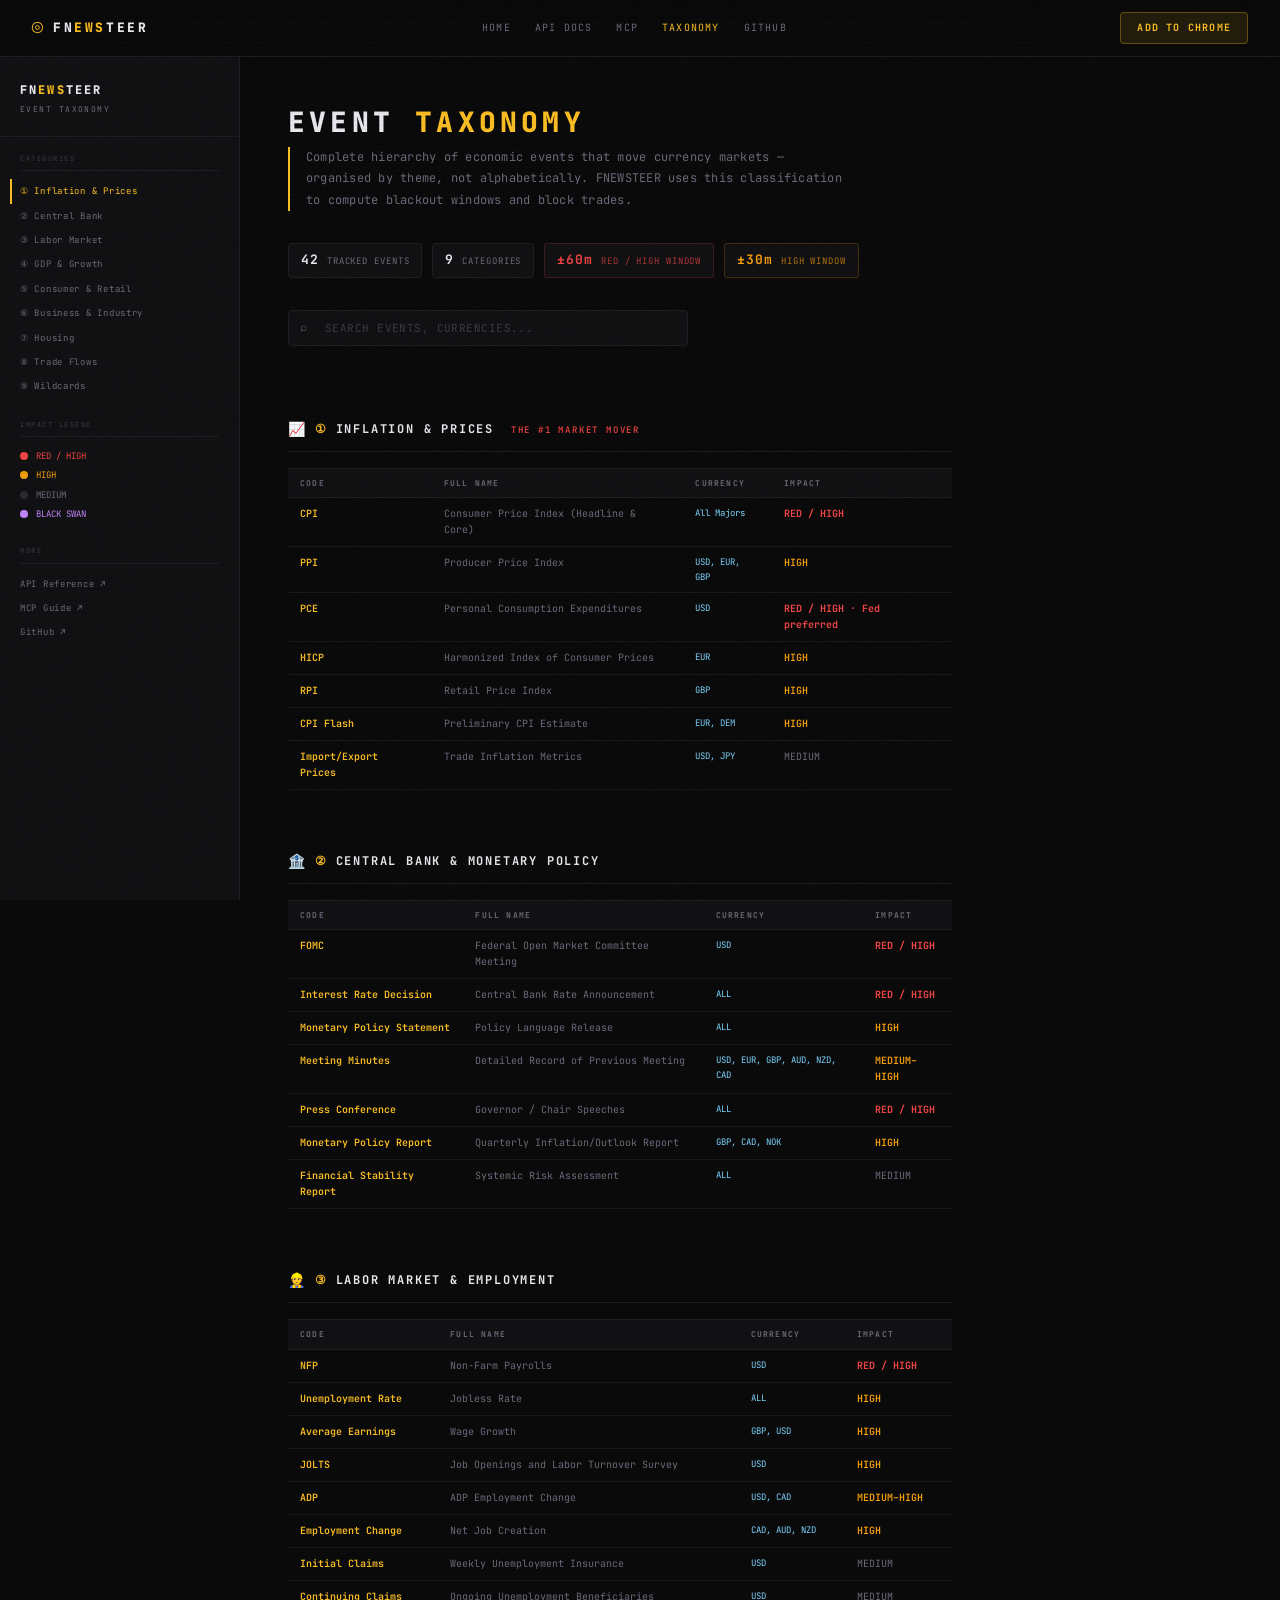
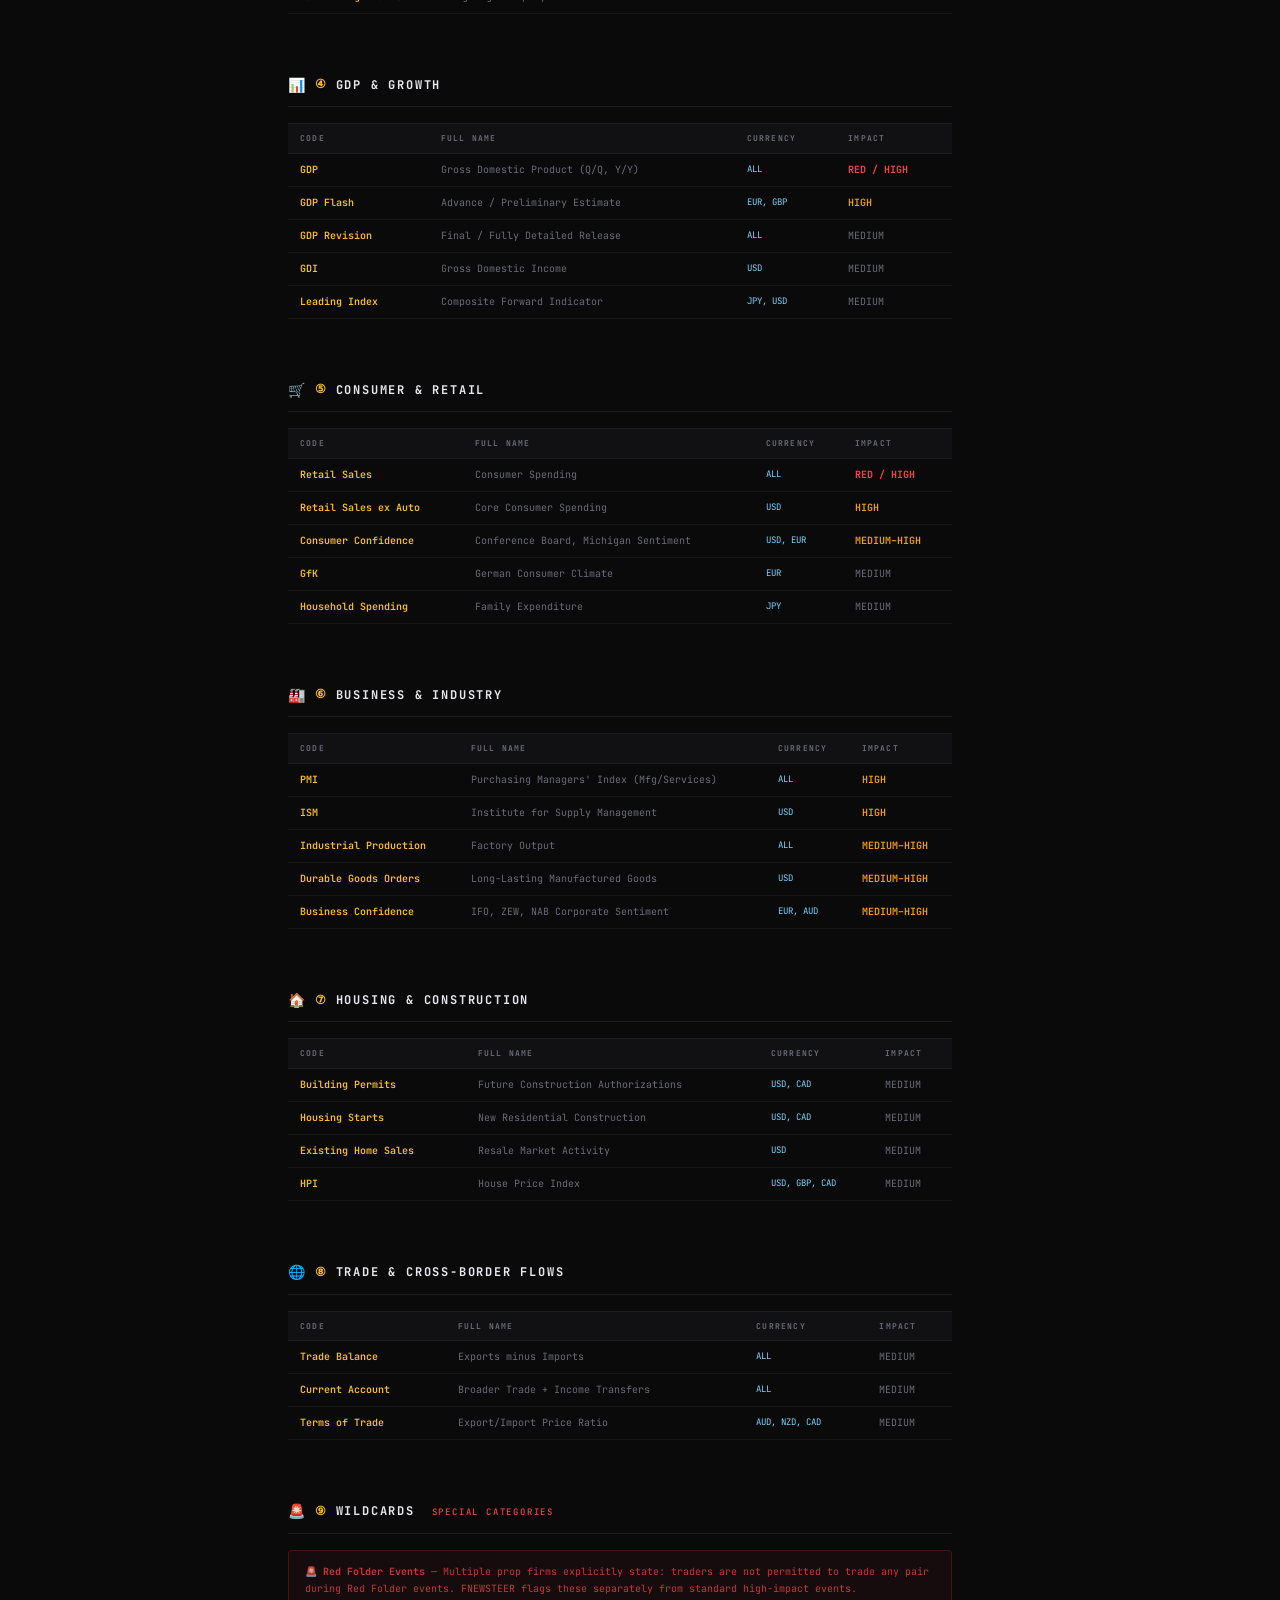
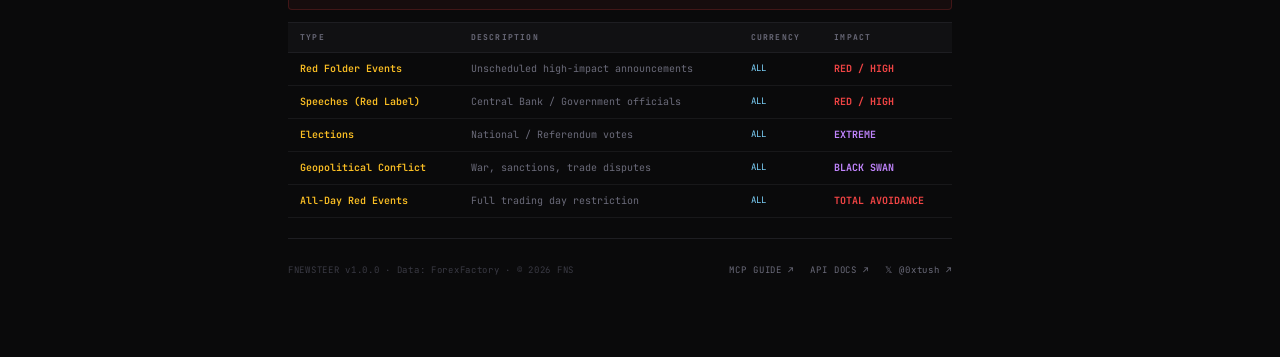
<file: event-taxonomy/index.html>
<!doctype html>
<html lang="en">
  <head>
    <meta charset="UTF-8" />
    <meta name="viewport" content="width=device-width, initial-scale=1.0" />
    <title>FNEWSTEER — Event Taxonomy</title>
    <link
      href="https://fonts.googleapis.com/css2?family=JetBrains+Mono:wght@400;500;600;700;800&display=swap"
      rel="stylesheet"
    />
    <link rel="stylesheet" href="../shared.css" />
    <style>
      .page-desc {
        font-size: 12px;
        color: var(--dim);
        line-height: 1.8;
        max-width: 560px;
        margin-bottom: 32px;
        border-left: 2px solid var(--accent);
        padding-left: 16px;
      }

      /* ── Impact colours ── */
      .impact-red {
        color: var(--urgent) !important;
        font-weight: 700;
      }
      .impact-high {
        color: var(--danger) !important;
        font-weight: 600;
      }
      .impact-medium {
        color: var(--dim) !important;
      }
      .impact-black {
        color: var(--purple) !important;
        font-weight: 700;
      }
      .ccy {
        color: var(--blue) !important;
        font-size: 9px;
      }

      /* ── Section hero strips ── */
      h2 .category-icon {
        font-size: 14px;
        margin-right: 8px;
        vertical-align: middle;
      }

      /* ── Search bar ── */
      .search-wrap {
        position: relative;
        margin-bottom: 32px;
        max-width: 400px;
      }
      .search-input {
        width: 100%;
        background: var(--surface);
        border: 1px solid var(--border);
        border-radius: var(--radius);
        color: var(--text);
        font-family: var(--font-mono);
        font-size: 11px;
        padding: 10px 14px 10px 36px;
        outline: none;
        transition: border-color 0.15s;
        letter-spacing: 0.04em;
      }
      .search-input:focus {
        border-color: rgba(251, 191, 36, 0.4);
      }
      .search-input::placeholder {
        color: var(--faint);
      }
      .search-icon {
        position: absolute;
        left: 12px;
        top: 50%;
        transform: translateY(-50%);
        color: var(--dim);
        font-size: 12px;
        pointer-events: none;
      }
      .search-count {
        font-size: 9px;
        color: var(--dim);
        margin-top: 6px;
        letter-spacing: 0.08em;
      }

      /* hidden rows */
      tr.hidden {
        display: none;
      }
      h2.section-hidden,
      .section-hidden {
        display: none !important;
      }

      /* ── Taxonomy table specifics ── */
      .taxonomy-table td:nth-child(1) {
        color: var(--accent);
        font-weight: 600;
      }
      .taxonomy-table td:nth-child(3) {
        font-size: 9px;
      }

      /* ── Wildcards callout ── */
      .wildcards-callout {
        background: rgba(239, 68, 68, 0.05);
        border: 1px solid rgba(239, 68, 68, 0.2);
        border-radius: var(--radius);
        padding: 12px 16px;
        margin-bottom: 12px;
        font-size: 10px;
        color: rgba(239, 68, 68, 0.8);
        line-height: 1.7;
      }

      /* ── Summary chips ── */
      .summary-row {
        display: flex;
        gap: 10px;
        flex-wrap: wrap;
        margin-bottom: 32px;
      }
      .summary-chip {
        display: flex;
        align-items: center;
        gap: 6px;
        background: var(--surface);
        border: 1px solid var(--border);
        border-radius: 3px;
        padding: 6px 12px;
        font-size: 9px;
        letter-spacing: 0.1em;
        color: var(--dim);
      }
      .summary-chip strong {
        color: var(--text);
        font-size: 13px;
        margin-right: 2px;
      }

      /* ── Page footer ── */
      .page-footer {
        display: flex;
        align-items: center;
        justify-content: space-between;
        flex-wrap: wrap;
        gap: 12px;
        padding-top: 24px;
        border-top: 1px solid var(--border);
        margin-top: 16px;
      }
      .page-footer-copy {
        font-size: 9px;
        color: var(--faint);
        letter-spacing: 0.08em;
      }
      .page-footer-links {
        display: flex;
        gap: 16px;
      }
      .page-footer-links a {
        font-size: 9px;
        letter-spacing: 0.1em;
        color: var(--dim);
        text-decoration: none;
      }
      .page-footer-links a:hover {
        color: var(--accent);
        opacity: 1;
      }
    </style>
  </head>
  <body>
    <!-- Top Nav -->
    <nav class="top-nav">
      <a href="/fns-fe/" class="nav-logo">
        <span class="nav-logo-icon">◎</span>
        <span class="nav-logo-name">FN<em>EWS</em>TEER</span>
      </a>
      <div class="nav-links">
        <a href="/fns-fe/">HOME</a>
        <a href="../apiv1/">API DOCS</a>
        <a href="../mcp/">MCP</a>
        <a href="." class="active">TAXONOMY</a>
        <a href="https://github.com/tushcmd/fnewsteer" target="_blank"
          >GITHUB</a
        >
      </div>
      <a
        href="https://chromewebstore.google.com/detail/nfdcdhkgoiohipbhoalpnenhincbpnlc"
        target="_blank"
        class="nav-cta"
        >ADD TO CHROME</a
      >
    </nav>

    <!-- Layout -->
    <div class="page-layout">
      <!-- Sidebar -->
      <nav class="sidebar">
        <div class="sidebar-brand">
          <div class="sidebar-brand-name">FN<em>EWS</em>TEER</div>
          <div class="sidebar-brand-sub">EVENT TAXONOMY</div>
        </div>

        <div class="sidebar-section">
          <div class="sidebar-section-title">Categories</div>
          <a class="sidebar-link active" onclick="goTo('inflation')"
            >① Inflation & Prices</a
          >
          <a class="sidebar-link" onclick="goTo('central-bank')"
            >② Central Bank</a
          >
          <a class="sidebar-link" onclick="goTo('labor')">③ Labor Market</a>
          <a class="sidebar-link" onclick="goTo('gdp')">④ GDP & Growth</a>
          <a class="sidebar-link" onclick="goTo('consumer')"
            >⑤ Consumer & Retail</a
          >
          <a class="sidebar-link" onclick="goTo('business')"
            >⑥ Business & Industry</a
          >
          <a class="sidebar-link" onclick="goTo('housing')">⑦ Housing</a>
          <a class="sidebar-link" onclick="goTo('trade')">⑧ Trade Flows</a>
          <a class="sidebar-link" onclick="goTo('wildcards')">⑨ Wildcards</a>
        </div>

        <div class="sidebar-section">
          <div class="sidebar-section-title">Impact Legend</div>
          <div
            style="
              display: flex;
              flex-direction: column;
              gap: 5px;
              padding: 4px 0;
            "
          >
            <div
              style="
                display: flex;
                align-items: center;
                gap: 8px;
                font-size: 9px;
                color: var(--urgent);
              "
            >
              <span
                style="
                  width: 8px;
                  height: 8px;
                  border-radius: 50%;
                  background: var(--urgent);
                  flex-shrink: 0;
                "
              ></span
              >RED / HIGH
            </div>
            <div
              style="
                display: flex;
                align-items: center;
                gap: 8px;
                font-size: 9px;
                color: var(--danger);
              "
            >
              <span
                style="
                  width: 8px;
                  height: 8px;
                  border-radius: 50%;
                  background: var(--danger);
                  flex-shrink: 0;
                "
              ></span
              >HIGH
            </div>
            <div
              style="
                display: flex;
                align-items: center;
                gap: 8px;
                font-size: 9px;
                color: var(--dim);
              "
            >
              <span
                style="
                  width: 8px;
                  height: 8px;
                  border-radius: 50%;
                  background: var(--muted);
                  flex-shrink: 0;
                "
              ></span
              >MEDIUM
            </div>
            <div
              style="
                display: flex;
                align-items: center;
                gap: 8px;
                font-size: 9px;
                color: var(--purple);
              "
            >
              <span
                style="
                  width: 8px;
                  height: 8px;
                  border-radius: 50%;
                  background: var(--purple);
                  flex-shrink: 0;
                "
              ></span
              >BLACK SWAN
            </div>
          </div>
        </div>

        <div class="sidebar-section">
          <div class="sidebar-section-title">More</div>
          <a class="sidebar-link" href="../apiv1/">API Reference ↗</a>
          <a class="sidebar-link" href="../mcp/">MCP Guide ↗</a>
          <a
            class="sidebar-link"
            href="https://github.com/tushcmd/fnewsteer"
            target="_blank"
            >GitHub ↗</a
          >
        </div>
      </nav>

      <!-- Main -->
      <main class="page-main">
        <h1>EVENT <em>TAXONOMY</em></h1>
        <p class="page-desc">
          Complete hierarchy of economic events that move currency markets —
          organised by theme, not alphabetically. FNEWSTEER uses this
          classification to compute blackout windows and block trades.
        </p>

        <!-- Summary chips -->
        <div class="summary-row">
          <div class="summary-chip"><strong>42</strong>TRACKED EVENTS</div>
          <div class="summary-chip"><strong>9</strong>CATEGORIES</div>
          <div
            class="summary-chip"
            style="
              border-color: rgba(239, 68, 68, 0.2);
              color: rgba(239, 68, 68, 0.7);
            "
          >
            <strong style="color: var(--urgent)">±60m</strong>RED / HIGH WINDOW
          </div>
          <div
            class="summary-chip"
            style="
              border-color: rgba(245, 158, 11, 0.2);
              color: rgba(245, 158, 11, 0.7);
            "
          >
            <strong style="color: var(--danger)">±30m</strong>HIGH WINDOW
          </div>
        </div>

        <!-- Search -->
        <div class="search-wrap">
          <span class="search-icon">⌕</span>
          <input
            class="search-input"
            id="search"
            type="text"
            placeholder="SEARCH EVENTS, CURRENCIES..."
            oninput="filterTable()"
            autocomplete="off"
          />
          <div class="search-count" id="search-count"></div>
        </div>

        <!-- ① Inflation -->
        <span class="anchor" id="inflation"></span>
        <h2 id="h-inflation">
          <span class="category-icon">📈</span
          ><span class="num">①</span>INFLATION & PRICES
          <span
            style="
              color: var(--urgent);
              font-size: 9px;
              font-weight: 500;
              margin-left: 8px;
            "
            >THE #1 MARKET MOVER</span
          >
        </h2>
        <table class="taxonomy-table" id="t-inflation">
          <thead>
            <tr>
              <th>Code</th>
              <th>Full Name</th>
              <th>Currency</th>
              <th>Impact</th>
            </tr>
          </thead>
          <tbody>
            <tr>
              <td>CPI</td>
              <td>Consumer Price Index (Headline & Core)</td>
              <td class="ccy">All Majors</td>
              <td class="impact-red">RED / HIGH</td>
            </tr>
            <tr>
              <td>PPI</td>
              <td>Producer Price Index</td>
              <td class="ccy">USD, EUR, GBP</td>
              <td class="impact-high">HIGH</td>
            </tr>
            <tr>
              <td>PCE</td>
              <td>Personal Consumption Expenditures</td>
              <td class="ccy">USD</td>
              <td class="impact-red">RED / HIGH · Fed preferred</td>
            </tr>
            <tr>
              <td>HICP</td>
              <td>Harmonized Index of Consumer Prices</td>
              <td class="ccy">EUR</td>
              <td class="impact-high">HIGH</td>
            </tr>
            <tr>
              <td>RPI</td>
              <td>Retail Price Index</td>
              <td class="ccy">GBP</td>
              <td class="impact-high">HIGH</td>
            </tr>
            <tr>
              <td>CPI Flash</td>
              <td>Preliminary CPI Estimate</td>
              <td class="ccy">EUR, DEM</td>
              <td class="impact-high">HIGH</td>
            </tr>
            <tr>
              <td>Import/Export Prices</td>
              <td>Trade Inflation Metrics</td>
              <td class="ccy">USD, JPY</td>
              <td class="impact-medium">MEDIUM</td>
            </tr>
          </tbody>
        </table>

        <!-- ② Central Bank -->
        <span class="anchor" id="central-bank"></span>
        <h2 id="h-central-bank">
          <span class="category-icon">🏦</span><span class="num">②</span>CENTRAL
          BANK & MONETARY POLICY
        </h2>
        <table class="taxonomy-table" id="t-central-bank">
          <thead>
            <tr>
              <th>Code</th>
              <th>Full Name</th>
              <th>Currency</th>
              <th>Impact</th>
            </tr>
          </thead>
          <tbody>
            <tr>
              <td>FOMC</td>
              <td>Federal Open Market Committee Meeting</td>
              <td class="ccy">USD</td>
              <td class="impact-red">RED / HIGH</td>
            </tr>
            <tr>
              <td>Interest Rate Decision</td>
              <td>Central Bank Rate Announcement</td>
              <td class="ccy">ALL</td>
              <td class="impact-red">RED / HIGH</td>
            </tr>
            <tr>
              <td>Monetary Policy Statement</td>
              <td>Policy Language Release</td>
              <td class="ccy">ALL</td>
              <td class="impact-high">HIGH</td>
            </tr>
            <tr>
              <td>Meeting Minutes</td>
              <td>Detailed Record of Previous Meeting</td>
              <td class="ccy">USD, EUR, GBP, AUD, NZD, CAD</td>
              <td class="impact-high">MEDIUM–HIGH</td>
            </tr>
            <tr>
              <td>Press Conference</td>
              <td>Governor / Chair Speeches</td>
              <td class="ccy">ALL</td>
              <td class="impact-red">RED / HIGH</td>
            </tr>
            <tr>
              <td>Monetary Policy Report</td>
              <td>Quarterly Inflation/Outlook Report</td>
              <td class="ccy">GBP, CAD, NOK</td>
              <td class="impact-high">HIGH</td>
            </tr>
            <tr>
              <td>Financial Stability Report</td>
              <td>Systemic Risk Assessment</td>
              <td class="ccy">ALL</td>
              <td class="impact-medium">MEDIUM</td>
            </tr>
          </tbody>
        </table>

        <!-- ③ Labor -->
        <span class="anchor" id="labor"></span>
        <h2 id="h-labor">
          <span class="category-icon">👷</span><span class="num">③</span>LABOR
          MARKET & EMPLOYMENT
        </h2>
        <table class="taxonomy-table" id="t-labor">
          <thead>
            <tr>
              <th>Code</th>
              <th>Full Name</th>
              <th>Currency</th>
              <th>Impact</th>
            </tr>
          </thead>
          <tbody>
            <tr>
              <td>NFP</td>
              <td>Non-Farm Payrolls</td>
              <td class="ccy">USD</td>
              <td class="impact-red">RED / HIGH</td>
            </tr>
            <tr>
              <td>Unemployment Rate</td>
              <td>Jobless Rate</td>
              <td class="ccy">ALL</td>
              <td class="impact-high">HIGH</td>
            </tr>
            <tr>
              <td>Average Earnings</td>
              <td>Wage Growth</td>
              <td class="ccy">GBP, USD</td>
              <td class="impact-high">HIGH</td>
            </tr>
            <tr>
              <td>JOLTS</td>
              <td>Job Openings and Labor Turnover Survey</td>
              <td class="ccy">USD</td>
              <td class="impact-high">HIGH</td>
            </tr>
            <tr>
              <td>ADP</td>
              <td>ADP Employment Change</td>
              <td class="ccy">USD, CAD</td>
              <td class="impact-high">MEDIUM–HIGH</td>
            </tr>
            <tr>
              <td>Employment Change</td>
              <td>Net Job Creation</td>
              <td class="ccy">CAD, AUD, NZD</td>
              <td class="impact-high">HIGH</td>
            </tr>
            <tr>
              <td>Initial Claims</td>
              <td>Weekly Unemployment Insurance</td>
              <td class="ccy">USD</td>
              <td class="impact-medium">MEDIUM</td>
            </tr>
            <tr>
              <td>Continuing Claims</td>
              <td>Ongoing Unemployment Beneficiaries</td>
              <td class="ccy">USD</td>
              <td class="impact-medium">MEDIUM</td>
            </tr>
          </tbody>
        </table>

        <!-- ④ GDP -->
        <span class="anchor" id="gdp"></span>
        <h2 id="h-gdp">
          <span class="category-icon">📊</span><span class="num">④</span>GDP &
          GROWTH
        </h2>
        <table class="taxonomy-table" id="t-gdp">
          <thead>
            <tr>
              <th>Code</th>
              <th>Full Name</th>
              <th>Currency</th>
              <th>Impact</th>
            </tr>
          </thead>
          <tbody>
            <tr>
              <td>GDP</td>
              <td>Gross Domestic Product (Q/Q, Y/Y)</td>
              <td class="ccy">ALL</td>
              <td class="impact-red">RED / HIGH</td>
            </tr>
            <tr>
              <td>GDP Flash</td>
              <td>Advance / Preliminary Estimate</td>
              <td class="ccy">EUR, GBP</td>
              <td class="impact-high">HIGH</td>
            </tr>
            <tr>
              <td>GDP Revision</td>
              <td>Final / Fully Detailed Release</td>
              <td class="ccy">ALL</td>
              <td class="impact-medium">MEDIUM</td>
            </tr>
            <tr>
              <td>GDI</td>
              <td>Gross Domestic Income</td>
              <td class="ccy">USD</td>
              <td class="impact-medium">MEDIUM</td>
            </tr>
            <tr>
              <td>Leading Index</td>
              <td>Composite Forward Indicator</td>
              <td class="ccy">JPY, USD</td>
              <td class="impact-medium">MEDIUM</td>
            </tr>
          </tbody>
        </table>

        <!-- ⑤ Consumer -->
        <span class="anchor" id="consumer"></span>
        <h2 id="h-consumer">
          <span class="category-icon">🛒</span
          ><span class="num">⑤</span>CONSUMER & RETAIL
        </h2>
        <table class="taxonomy-table" id="t-consumer">
          <thead>
            <tr>
              <th>Code</th>
              <th>Full Name</th>
              <th>Currency</th>
              <th>Impact</th>
            </tr>
          </thead>
          <tbody>
            <tr>
              <td>Retail Sales</td>
              <td>Consumer Spending</td>
              <td class="ccy">ALL</td>
              <td class="impact-red">RED / HIGH</td>
            </tr>
            <tr>
              <td>Retail Sales ex Auto</td>
              <td>Core Consumer Spending</td>
              <td class="ccy">USD</td>
              <td class="impact-high">HIGH</td>
            </tr>
            <tr>
              <td>Consumer Confidence</td>
              <td>Conference Board, Michigan Sentiment</td>
              <td class="ccy">USD, EUR</td>
              <td class="impact-high">MEDIUM–HIGH</td>
            </tr>
            <tr>
              <td>GfK</td>
              <td>German Consumer Climate</td>
              <td class="ccy">EUR</td>
              <td class="impact-medium">MEDIUM</td>
            </tr>
            <tr>
              <td>Household Spending</td>
              <td>Family Expenditure</td>
              <td class="ccy">JPY</td>
              <td class="impact-medium">MEDIUM</td>
            </tr>
          </tbody>
        </table>

        <!-- ⑥ Business -->
        <span class="anchor" id="business"></span>
        <h2 id="h-business">
          <span class="category-icon">🏭</span
          ><span class="num">⑥</span>BUSINESS & INDUSTRY
        </h2>
        <table class="taxonomy-table" id="t-business">
          <thead>
            <tr>
              <th>Code</th>
              <th>Full Name</th>
              <th>Currency</th>
              <th>Impact</th>
            </tr>
          </thead>
          <tbody>
            <tr>
              <td>PMI</td>
              <td>Purchasing Managers' Index (Mfg/Services)</td>
              <td class="ccy">ALL</td>
              <td class="impact-high">HIGH</td>
            </tr>
            <tr>
              <td>ISM</td>
              <td>Institute for Supply Management</td>
              <td class="ccy">USD</td>
              <td class="impact-high">HIGH</td>
            </tr>
            <tr>
              <td>Industrial Production</td>
              <td>Factory Output</td>
              <td class="ccy">ALL</td>
              <td class="impact-high">MEDIUM–HIGH</td>
            </tr>
            <tr>
              <td>Durable Goods Orders</td>
              <td>Long-Lasting Manufactured Goods</td>
              <td class="ccy">USD</td>
              <td class="impact-high">MEDIUM–HIGH</td>
            </tr>
            <tr>
              <td>Business Confidence</td>
              <td>IFO, ZEW, NAB Corporate Sentiment</td>
              <td class="ccy">EUR, AUD</td>
              <td class="impact-high">MEDIUM–HIGH</td>
            </tr>
          </tbody>
        </table>

        <!-- ⑦ Housing -->
        <span class="anchor" id="housing"></span>
        <h2 id="h-housing">
          <span class="category-icon">🏠</span><span class="num">⑦</span>HOUSING
          & CONSTRUCTION
        </h2>
        <table class="taxonomy-table" id="t-housing">
          <thead>
            <tr>
              <th>Code</th>
              <th>Full Name</th>
              <th>Currency</th>
              <th>Impact</th>
            </tr>
          </thead>
          <tbody>
            <tr>
              <td>Building Permits</td>
              <td>Future Construction Authorizations</td>
              <td class="ccy">USD, CAD</td>
              <td class="impact-medium">MEDIUM</td>
            </tr>
            <tr>
              <td>Housing Starts</td>
              <td>New Residential Construction</td>
              <td class="ccy">USD, CAD</td>
              <td class="impact-medium">MEDIUM</td>
            </tr>
            <tr>
              <td>Existing Home Sales</td>
              <td>Resale Market Activity</td>
              <td class="ccy">USD</td>
              <td class="impact-medium">MEDIUM</td>
            </tr>
            <tr>
              <td>HPI</td>
              <td>House Price Index</td>
              <td class="ccy">USD, GBP, CAD</td>
              <td class="impact-medium">MEDIUM</td>
            </tr>
          </tbody>
        </table>

        <!-- ⑧ Trade -->
        <span class="anchor" id="trade"></span>
        <h2 id="h-trade">
          <span class="category-icon">🌐</span><span class="num">⑧</span>TRADE &
          CROSS-BORDER FLOWS
        </h2>
        <table class="taxonomy-table" id="t-trade">
          <thead>
            <tr>
              <th>Code</th>
              <th>Full Name</th>
              <th>Currency</th>
              <th>Impact</th>
            </tr>
          </thead>
          <tbody>
            <tr>
              <td>Trade Balance</td>
              <td>Exports minus Imports</td>
              <td class="ccy">ALL</td>
              <td class="impact-medium">MEDIUM</td>
            </tr>
            <tr>
              <td>Current Account</td>
              <td>Broader Trade + Income Transfers</td>
              <td class="ccy">ALL</td>
              <td class="impact-medium">MEDIUM</td>
            </tr>
            <tr>
              <td>Terms of Trade</td>
              <td>Export/Import Price Ratio</td>
              <td class="ccy">AUD, NZD, CAD</td>
              <td class="impact-medium">MEDIUM</td>
            </tr>
          </tbody>
        </table>

        <!-- ⑨ Wildcards -->
        <span class="anchor" id="wildcards"></span>
        <h2 id="h-wildcards">
          <span class="category-icon">🚨</span
          ><span class="num">⑨</span>WILDCARDS
          <span
            style="
              color: var(--urgent);
              font-size: 9px;
              font-weight: 500;
              margin-left: 8px;
            "
            >SPECIAL CATEGORIES</span
          >
        </h2>
        <div class="wildcards-callout">
          <strong>🚨 Red Folder Events</strong> — Multiple prop firms explicitly
          state: traders are not permitted to trade any pair during Red Folder
          events. FNEWSTEER flags these separately from standard high-impact
          events.
        </div>
        <table class="taxonomy-table" id="t-wildcards">
          <thead>
            <tr>
              <th>Type</th>
              <th>Description</th>
              <th>Currency</th>
              <th>Impact</th>
            </tr>
          </thead>
          <tbody>
            <tr>
              <td>Red Folder Events</td>
              <td>Unscheduled high-impact announcements</td>
              <td class="ccy">ALL</td>
              <td class="impact-red">RED / HIGH</td>
            </tr>
            <tr>
              <td>Speeches (Red Label)</td>
              <td>Central Bank / Government officials</td>
              <td class="ccy">ALL</td>
              <td class="impact-red">RED / HIGH</td>
            </tr>
            <tr>
              <td>Elections</td>
              <td>National / Referendum votes</td>
              <td class="ccy">ALL</td>
              <td class="impact-black">EXTREME</td>
            </tr>
            <tr>
              <td>Geopolitical Conflict</td>
              <td>War, sanctions, trade disputes</td>
              <td class="ccy">ALL</td>
              <td class="impact-black">BLACK SWAN</td>
            </tr>
            <tr>
              <td>All-Day Red Events</td>
              <td>Full trading day restriction</td>
              <td class="ccy">ALL</td>
              <td class="impact-red">TOTAL AVOIDANCE</td>
            </tr>
          </tbody>
        </table>

        <div class="page-footer">
          <div class="page-footer-copy">
            FNEWSTEER v1.0.0 · Data: ForexFactory · © 2026 FNS
          </div>
          <div class="page-footer-links">
            <a href="../mcp/">MCP GUIDE ↗</a>
            <a href="../apiv1/">API DOCS ↗</a>
            <a href="https://x.com/0xtush" target="_blank">𝕏 @0xtush ↗</a>
          </div>
        </div>
      </main>
    </div>

    <script>
      function goTo(id) {
        document.getElementById(id)?.scrollIntoView({ behavior: 'smooth' });
        document
          .querySelectorAll('.sidebar-link')
          .forEach((l) => l.classList.remove('active'));
        event.target.classList.add('active');
      }

      function filterTable() {
        const q = document.getElementById('search').value.toLowerCase().trim();
        let total = 0,
          visible = 0;

        const sections = [
          'inflation',
          'central-bank',
          'labor',
          'gdp',
          'consumer',
          'business',
          'housing',
          'trade',
          'wildcards',
        ];

        sections.forEach((id) => {
          const table = document.getElementById('t-' + id);
          const heading = document.getElementById('h-' + id);
          if (!table) return;

          const rows = table.querySelectorAll('tbody tr');
          let sectionVisible = 0;

          rows.forEach((row) => {
            total++;
            const text = row.textContent.toLowerCase();
            if (!q || text.includes(q)) {
              row.classList.remove('hidden');
              sectionVisible++;
              visible++;
            } else {
              row.classList.add('hidden');
            }
          });

          // Hide entire section (h2 + table) if nothing matches
          if (q && sectionVisible === 0) {
            heading?.classList.add('section-hidden');
            table.classList.add('section-hidden');
            // also hide adjacent anchor — not critical
          } else {
            heading?.classList.remove('section-hidden');
            table.classList.remove('section-hidden');
          }
        });

        const countEl = document.getElementById('search-count');
        if (q) {
          countEl.textContent = `${visible} of ${total} events match`;
        } else {
          countEl.textContent = '';
        }
      }
    </script>
  </body>
</html>
</file>
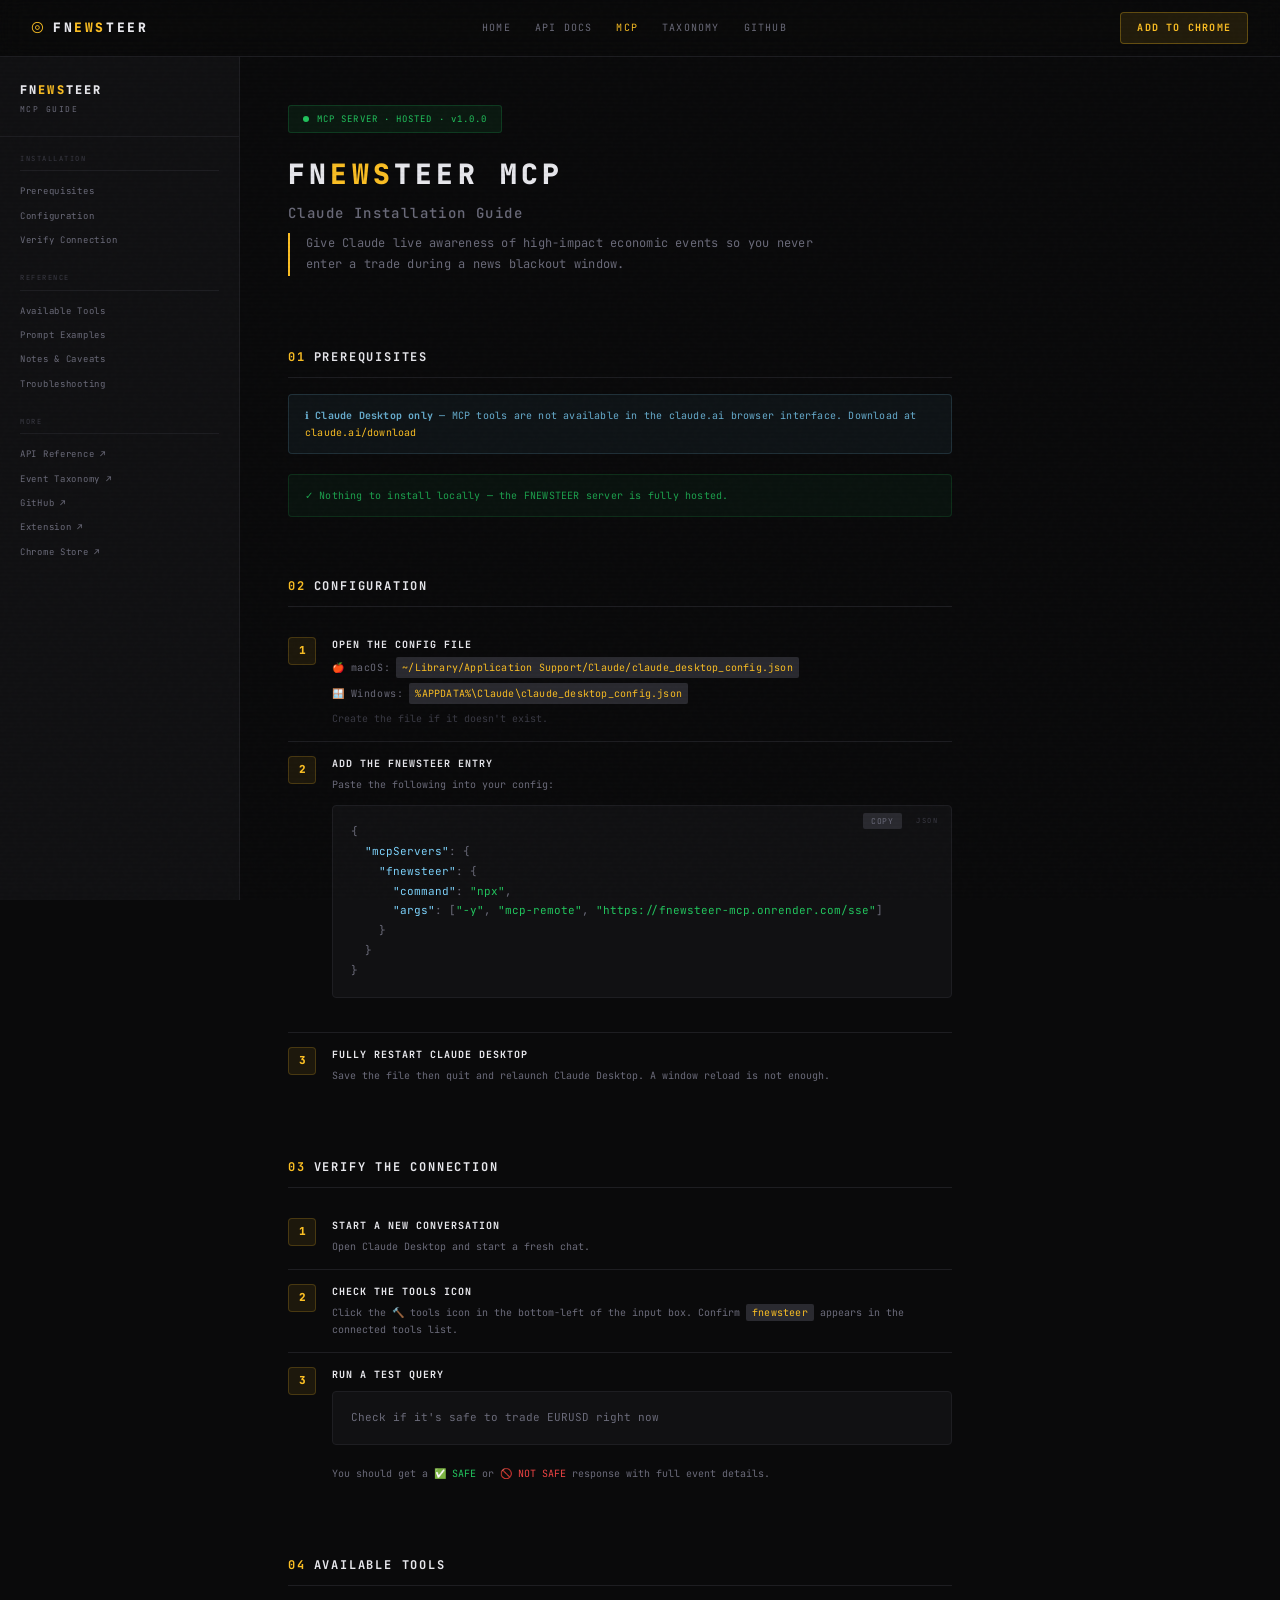
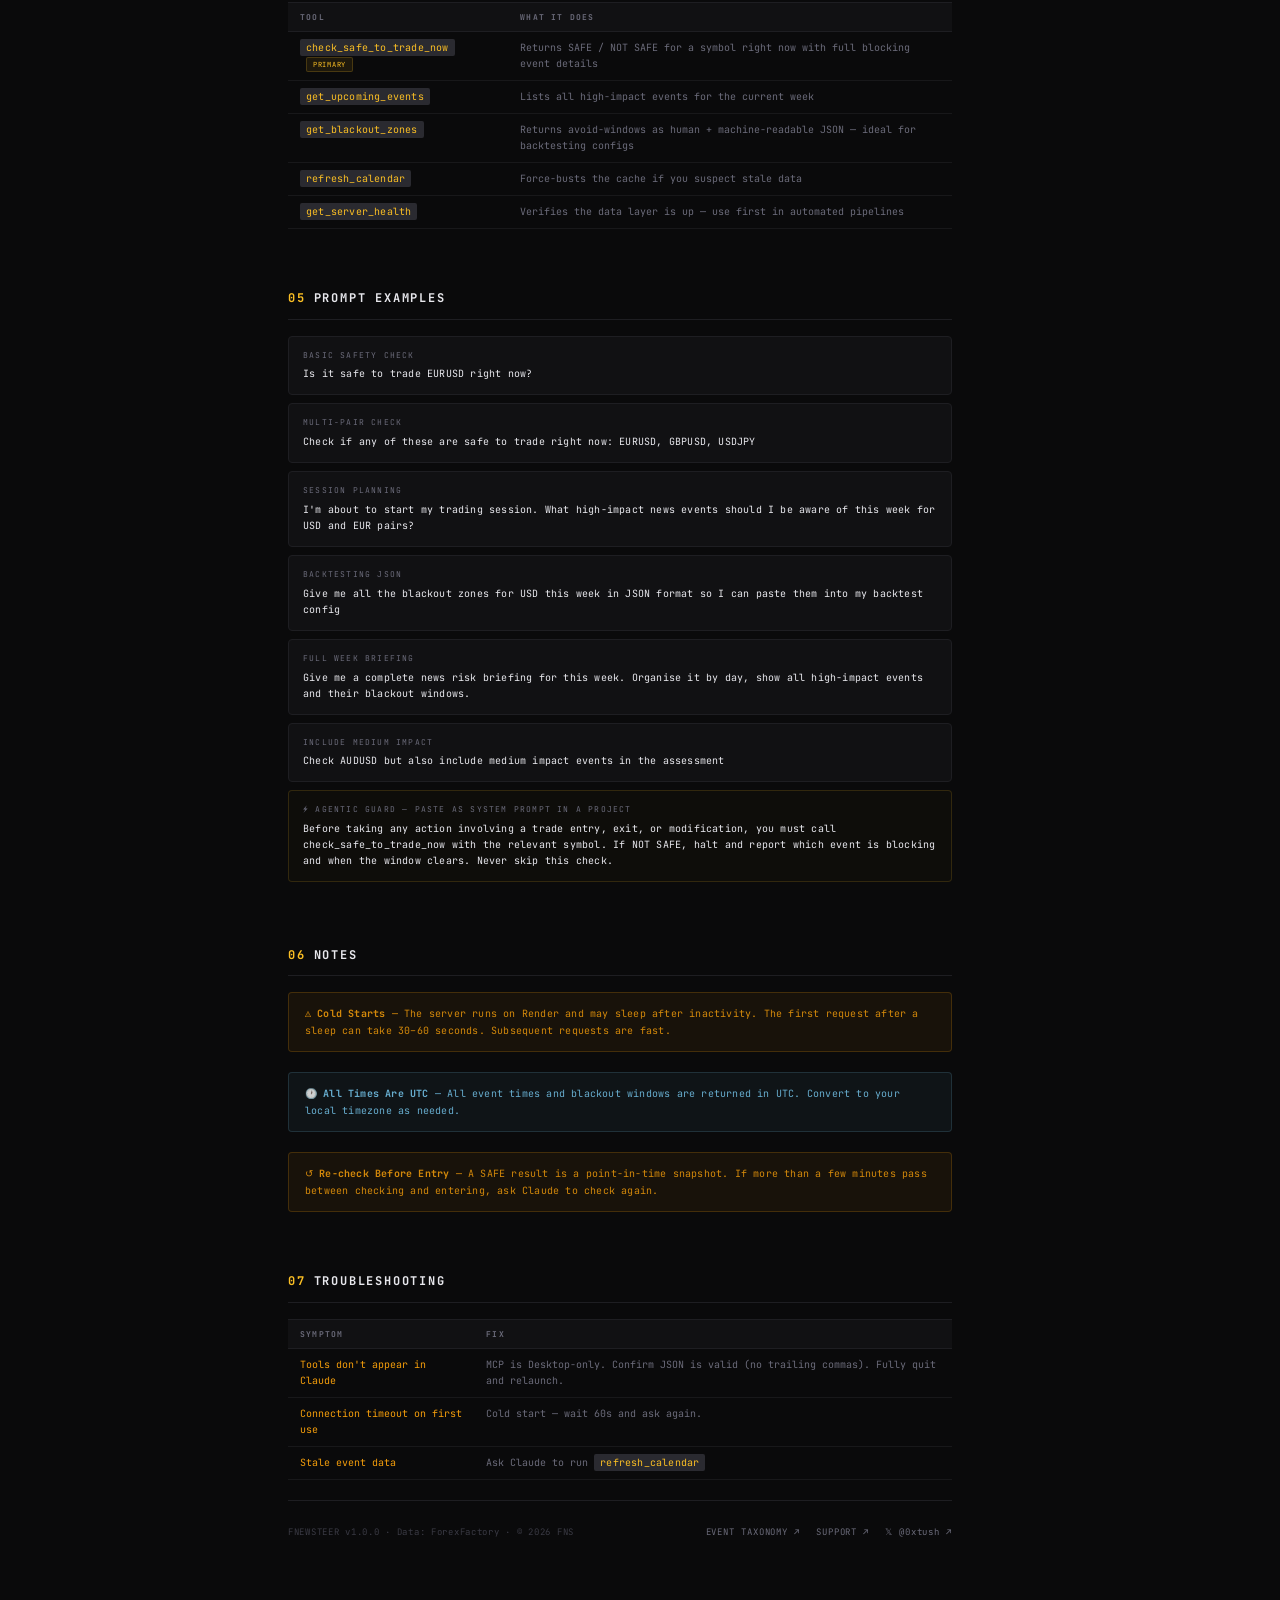
<file: mcp/index.html>
<!doctype html>
<html lang="en">
  <head>
    <meta charset="UTF-8" />
    <meta name="viewport" content="width=device-width, initial-scale=1.0" />
    <title>FNEWSTEER MCP — Claude Installation Guide</title>
    <link
      href="https://fonts.googleapis.com/css2?family=JetBrains+Mono:wght@400;500;600;700;800&display=swap"
      rel="stylesheet"
    />
    <link rel="stylesheet" href="../shared.css" />
    <style>
      /* ── Live badge ── */
      .hero-badge {
        display: inline-flex;
        align-items: center;
        gap: 8px;
        padding: 6px 14px;
        border-radius: 3px;
        background: rgba(34, 197, 94, 0.08);
        border: 1px solid rgba(34, 197, 94, 0.2);
        font-size: 9px;
        letter-spacing: 0.12em;
        color: var(--safe);
        margin-bottom: 24px;
      }
      .hero-badge-dot {
        width: 6px;
        height: 6px;
        border-radius: 50%;
        background: var(--safe);
        animation: badge-pulse 2s infinite;
      }
      @keyframes badge-pulse {
        0%,
        100% {
          box-shadow: 0 0 0 0 rgba(34, 197, 94, 0.4);
        }
        50% {
          box-shadow: 0 0 0 5px rgba(34, 197, 94, 0);
        }
      }

      .page-desc {
        font-size: 12px;
        color: var(--dim);
        line-height: 1.8;
        max-width: 560px;
        margin-bottom: 32px;
        border-left: 2px solid var(--accent);
        padding-left: 16px;
      }

      /* ── Platforms ── */
      .platform {
        display: flex;
        align-items: center;
        gap: 6px;
        font-size: 10px;
        color: var(--dim);
        letter-spacing: 0.06em;
        margin-bottom: 5px;
      }

      /* ── Tools table ── */
      .tag-primary {
        display: inline-block;
        background: rgba(251, 191, 36, 0.08);
        border: 1px solid rgba(251, 191, 36, 0.2);
        color: var(--accent);
        font-size: 7px;
        letter-spacing: 0.1em;
        padding: 1px 6px;
        border-radius: 2px;
        margin-left: 6px;
        vertical-align: middle;
      }

      /* ── Prompt grid ── */
      .prompt-grid {
        display: flex;
        flex-direction: column;
        gap: 8px;
        margin: 12px 0 24px;
      }
      .prompt-card {
        background: var(--surface);
        border: 1px solid var(--border);
        border-radius: var(--radius);
        padding: 12px 14px;
        cursor: pointer;
        transition: border-color 0.2s;
        position: relative;
      }
      .prompt-card:hover {
        border-color: rgba(251, 191, 36, 0.25);
      }
      .prompt-card-label {
        font-size: 8px;
        letter-spacing: 0.15em;
        color: var(--dim);
        margin-bottom: 5px;
      }
      .prompt-card-text {
        font-size: 10px;
        color: var(--text);
        line-height: 1.6;
        letter-spacing: 0.02em;
      }
      .prompt-copy {
        display: none;
        position: absolute;
        top: 10px;
        right: 12px;
        background: var(--muted);
        border: none;
        color: var(--dim);
        border-radius: 2px;
        padding: 2px 8px;
        font-family: var(--font-mono);
        font-size: 8px;
        letter-spacing: 0.08em;
        cursor: pointer;
        transition: color 0.15s;
      }
      .prompt-card:hover .prompt-copy {
        display: block;
      }
      .prompt-copy:hover {
        color: var(--text);
      }
      .prompt-card.agentic {
        border-color: rgba(251, 191, 36, 0.15);
        background: rgba(251, 191, 36, 0.02);
      }

      /* ── Troubleshoot table ── */
      .trouble-table td:first-child {
        color: var(--danger);
      }

      /* ── Footer ── */
      .page-footer {
        display: flex;
        align-items: center;
        justify-content: space-between;
        flex-wrap: wrap;
        gap: 12px;
        padding-top: 24px;
        border-top: 1px solid var(--border);
        margin-top: 16px;
      }
      .page-footer-copy {
        font-size: 9px;
        color: var(--faint);
        letter-spacing: 0.08em;
      }
      .page-footer-links {
        display: flex;
        gap: 16px;
      }
      .page-footer-links a {
        font-size: 9px;
        letter-spacing: 0.1em;
        color: var(--dim);
        text-decoration: none;
      }
      .page-footer-links a:hover {
        color: var(--accent);
        opacity: 1;
      }
    </style>
  </head>
  <body>
    <!-- Top Nav -->
    <nav class="top-nav">
      <a href="/fns-fe/" class="nav-logo">
        <span class="nav-logo-icon">◎</span>
        <span class="nav-logo-name">FN<em>EWS</em>TEER</span>
      </a>
      <div class="nav-links">
        <a href="/fns-fe/">HOME</a>
        <a href="../apiv1/">API DOCS</a>
        <a href="." class="active">MCP</a>
        <a href="../event-taxonomy/">TAXONOMY</a>
        <a href="https://github.com/tushcmd/fnewsteer" target="_blank"
          >GITHUB</a
        >
      </div>
      <a
        href="https://chromewebstore.google.com/detail/nfdcdhkgoiohipbhoalpnenhincbpnlc"
        target="_blank"
        class="nav-cta"
        >ADD TO CHROME</a
      >
    </nav>

    <!-- Layout -->
    <div class="page-layout">
      <!-- Sidebar -->
      <nav class="sidebar">
        <div class="sidebar-brand">
          <div class="sidebar-brand-name">FN<em>EWS</em>TEER</div>
          <div class="sidebar-brand-sub">MCP GUIDE</div>
        </div>

        <div class="sidebar-section">
          <div class="sidebar-section-title">Installation</div>
          <a class="sidebar-link active" onclick="scrollTo('install')"
            >Prerequisites</a
          >
          <a class="sidebar-link" onclick="scrollTo('setup')">Configuration</a>
          <a class="sidebar-link" onclick="scrollTo('verify')"
            >Verify Connection</a
          >
        </div>

        <div class="sidebar-section">
          <div class="sidebar-section-title">Reference</div>
          <a class="sidebar-link" onclick="scrollTo('tools')"
            >Available Tools</a
          >
          <a class="sidebar-link" onclick="scrollTo('prompts')"
            >Prompt Examples</a
          >
          <a class="sidebar-link" onclick="scrollTo('notes')"
            >Notes & Caveats</a
          >
          <a class="sidebar-link" onclick="scrollTo('troubleshoot')"
            >Troubleshooting</a
          >
        </div>

        <div class="sidebar-section">
          <div class="sidebar-section-title">More</div>
          <a class="sidebar-link" href="../apiv1/">API Reference ↗</a>
          <a class="sidebar-link" href="../event-taxonomy/">Event Taxonomy ↗</a>
          <a
            class="sidebar-link"
            href="https://github.com/tushcmd/fnewsteer"
            target="_blank"
            >GitHub ↗</a
          >
          <a
            class="sidebar-link"
            href="https://github.com/tushcmd/fnewsteer-ce"
            target="_blank"
            >Extension ↗</a
          >
          <a
            class="sidebar-link"
            href="https://chromewebstore.google.com/detail/nfdcdhkgoiohipbhoalpnenhincbpnlc"
            target="_blank"
            >Chrome Store ↗</a
          >
        </div>
      </nav>

      <!-- Main -->
      <main class="page-main">
        <div class="hero-badge">
          <span class="hero-badge-dot"></span>MCP SERVER · HOSTED · v1.0.0
        </div>

        <h1>
          FN<em>EWS</em>TEER MCP<br />
          <span
            style="
              color: var(--dim);
              font-size: 14px;
              font-weight: 500;
              letter-spacing: 0.1em;
            "
            >Claude Installation Guide</span
          >
        </h1>
        <p class="page-desc">
          Give Claude live awareness of high-impact economic events so you never
          enter a trade during a news blackout window.
        </p>

        <!-- Prerequisites -->
        <span class="anchor" id="install"></span>
        <h2><span class="num">01</span>PREREQUISITES</h2>
        <div class="callout callout-info">
          <span class="callout-icon">ℹ</span
          ><strong>Claude Desktop only</strong> — MCP tools are not available in
          the claude.ai browser interface. Download at
          <a href="https://claude.ai/download" target="_blank"
            >claude.ai/download</a
          >
        </div>
        <div class="callout callout-safe">
          <span class="callout-icon">✓</span>Nothing to install locally — the
          FNEWSTEER server is fully hosted.
        </div>

        <!-- Setup -->
        <span class="anchor" id="setup"></span>
        <h2><span class="num">02</span>CONFIGURATION</h2>
        <div class="steps">
          <div class="step">
            <div class="step-num">1</div>
            <div class="step-content">
              <div class="step-title">Open the config file</div>
              <div class="step-desc">
                <div class="platform">
                  <span>🍎</span>macOS:
                  <code
                    >~/Library/Application
                    Support/Claude/claude_desktop_config.json</code
                  >
                </div>
                <div class="platform" style="margin-top: 4px">
                  <span>🪟</span>Windows:
                  <code>%APPDATA%\Claude\claude_desktop_config.json</code>
                </div>
                <div
                  style="margin-top: 6px; color: var(--faint); font-size: 10px"
                >
                  Create the file if it doesn't exist.
                </div>
              </div>
            </div>
          </div>
          <div class="step">
            <div class="step-num">2</div>
            <div class="step-content">
              <div class="step-title">Add the FNEWSTEER entry</div>
              <div class="step-desc">Paste the following into your config:</div>
              <div class="code-wrap">
                <button class="code-copy" onclick="copyCode(this)">COPY</button>
                <span class="code-lang">JSON</span>
                <pre>{
  <span class="key">"mcpServers"</span>: {
    <span class="key">"fnewsteer"</span>: {
      <span class="key">"command"</span>: <span class="str">"npx"</span>,
      <span class="key">"args"</span>: [<span class="str">"-y"</span>, <span class="str">"mcp-remote"</span>, <span class="str">"https://fnewsteer-mcp.onrender.com/sse"</span>]
    }
  }
}</pre>
              </div>
            </div>
          </div>
          <div class="step">
            <div class="step-num">3</div>
            <div class="step-content">
              <div class="step-title">Fully restart Claude Desktop</div>
              <div class="step-desc">
                Save the file then quit and relaunch Claude Desktop. A window
                reload is not enough.
              </div>
            </div>
          </div>
        </div>

        <!-- Verify -->
        <span class="anchor" id="verify"></span>
        <h2><span class="num">03</span>VERIFY THE CONNECTION</h2>
        <div class="steps">
          <div class="step">
            <div class="step-num">1</div>
            <div class="step-content">
              <div class="step-title">Start a new conversation</div>
              <div class="step-desc">
                Open Claude Desktop and start a fresh chat.
              </div>
            </div>
          </div>
          <div class="step">
            <div class="step-num">2</div>
            <div class="step-content">
              <div class="step-title">Check the tools icon</div>
              <div class="step-desc">
                Click the 🔨 tools icon in the bottom-left of the input box.
                Confirm <code>fnewsteer</code> appears in the connected tools
                list.
              </div>
            </div>
          </div>
          <div class="step">
            <div class="step-num">3</div>
            <div class="step-content">
              <div class="step-title">Run a test query</div>
              <div class="step-desc">
                <div class="code-wrap" style="margin-top: 8px">
                  <pre>Check if it's safe to trade EURUSD right now</pre>
                </div>
                You should get a
                <span style="color: var(--safe)">✅ SAFE</span> or
                <span style="color: var(--urgent)">🚫 NOT SAFE</span> response
                with full event details.
              </div>
            </div>
          </div>
        </div>

        <!-- Tools -->
        <span class="anchor" id="tools"></span>
        <h2><span class="num">04</span>AVAILABLE TOOLS</h2>
        <table>
          <thead>
            <tr>
              <th>Tool</th>
              <th>What it does</th>
            </tr>
          </thead>
          <tbody>
            <tr>
              <td>
                <code>check_safe_to_trade_now</code
                ><span class="tag-primary">PRIMARY</span>
              </td>
              <td>
                Returns SAFE / NOT SAFE for a symbol right now with full
                blocking event details
              </td>
            </tr>
            <tr>
              <td><code>get_upcoming_events</code></td>
              <td>Lists all high-impact events for the current week</td>
            </tr>
            <tr>
              <td><code>get_blackout_zones</code></td>
              <td>
                Returns avoid-windows as human + machine-readable JSON — ideal
                for backtesting configs
              </td>
            </tr>
            <tr>
              <td><code>refresh_calendar</code></td>
              <td>Force-busts the cache if you suspect stale data</td>
            </tr>
            <tr>
              <td><code>get_server_health</code></td>
              <td>
                Verifies the data layer is up — use first in automated pipelines
              </td>
            </tr>
          </tbody>
        </table>

        <!-- Prompts -->
        <span class="anchor" id="prompts"></span>
        <h2><span class="num">05</span>PROMPT EXAMPLES</h2>
        <div class="prompt-grid">
          <div class="prompt-card" onclick="copyPrompt(this)">
            <div class="prompt-card-label">BASIC SAFETY CHECK</div>
            <div class="prompt-card-text">
              Is it safe to trade EURUSD right now?
            </div>
            <button class="prompt-copy">COPY</button>
          </div>
          <div class="prompt-card" onclick="copyPrompt(this)">
            <div class="prompt-card-label">MULTI-PAIR CHECK</div>
            <div class="prompt-card-text">
              Check if any of these are safe to trade right now: EURUSD, GBPUSD,
              USDJPY
            </div>
            <button class="prompt-copy">COPY</button>
          </div>
          <div class="prompt-card" onclick="copyPrompt(this)">
            <div class="prompt-card-label">SESSION PLANNING</div>
            <div class="prompt-card-text">
              I'm about to start my trading session. What high-impact news
              events should I be aware of this week for USD and EUR pairs?
            </div>
            <button class="prompt-copy">COPY</button>
          </div>
          <div class="prompt-card" onclick="copyPrompt(this)">
            <div class="prompt-card-label">BACKTESTING JSON</div>
            <div class="prompt-card-text">
              Give me all the blackout zones for USD this week in JSON format so
              I can paste them into my backtest config
            </div>
            <button class="prompt-copy">COPY</button>
          </div>
          <div class="prompt-card" onclick="copyPrompt(this)">
            <div class="prompt-card-label">FULL WEEK BRIEFING</div>
            <div class="prompt-card-text">
              Give me a complete news risk briefing for this week. Organise it
              by day, show all high-impact events and their blackout windows.
            </div>
            <button class="prompt-copy">COPY</button>
          </div>
          <div class="prompt-card" onclick="copyPrompt(this)">
            <div class="prompt-card-label">INCLUDE MEDIUM IMPACT</div>
            <div class="prompt-card-text">
              Check AUDUSD but also include medium impact events in the
              assessment
            </div>
            <button class="prompt-copy">COPY</button>
          </div>
          <div class="prompt-card agentic" onclick="copyPrompt(this)">
            <div class="prompt-card-label">
              ⚡ AGENTIC GUARD — PASTE AS SYSTEM PROMPT IN A PROJECT
            </div>
            <div class="prompt-card-text">
              Before taking any action involving a trade entry, exit, or
              modification, you must call check_safe_to_trade_now with the
              relevant symbol. If NOT SAFE, halt and report which event is
              blocking and when the window clears. Never skip this check.
            </div>
            <button class="prompt-copy">COPY</button>
          </div>
        </div>

        <!-- Notes -->
        <span class="anchor" id="notes"></span>
        <h2><span class="num">06</span>NOTES</h2>
        <div class="callout callout-warn">
          <span class="callout-icon">⚠</span><strong>Cold Starts</strong> — The
          server runs on Render and may sleep after inactivity. The first
          request after a sleep can take 30–60 seconds. Subsequent requests are
          fast.
        </div>
        <div class="callout callout-info">
          <span class="callout-icon">🕐</span
          ><strong>All Times Are UTC</strong> — All event times and blackout
          windows are returned in UTC. Convert to your local timezone as needed.
        </div>
        <div class="callout callout-warn">
          <span class="callout-icon">↺</span
          ><strong>Re-check Before Entry</strong> — A SAFE result is a
          point-in-time snapshot. If more than a few minutes pass between
          checking and entering, ask Claude to check again.
        </div>

        <!-- Troubleshoot -->
        <span class="anchor" id="troubleshoot"></span>
        <h2><span class="num">07</span>TROUBLESHOOTING</h2>
        <table class="trouble-table">
          <thead>
            <tr>
              <th>Symptom</th>
              <th>Fix</th>
            </tr>
          </thead>
          <tbody>
            <tr>
              <td>Tools don't appear in Claude</td>
              <td>
                MCP is Desktop-only. Confirm JSON is valid (no trailing commas).
                Fully quit and relaunch.
              </td>
            </tr>
            <tr>
              <td>Connection timeout on first use</td>
              <td>Cold start — wait 60s and ask again.</td>
            </tr>
            <tr>
              <td>Stale event data</td>
              <td>Ask Claude to run <code>refresh_calendar</code></td>
            </tr>
          </tbody>
        </table>

        <div class="page-footer">
          <div class="page-footer-copy">
            FNEWSTEER v1.0.0 · Data: ForexFactory · © 2026 FNS
          </div>
          <div class="page-footer-links">
            <a href="../event-taxonomy/">EVENT TAXONOMY ↗</a>
            <a
              href="https://github.com/tushcmd/fnewsteer/issues"
              target="_blank"
              >SUPPORT ↗</a
            >
            <a href="https://x.com/0xtush" target="_blank">𝕏 @0xtush ↗</a>
          </div>
        </div>
      </main>
    </div>

    <script>
      function scrollTo(id) {
        document.getElementById(id)?.scrollIntoView({ behavior: 'smooth' });
        document
          .querySelectorAll('.sidebar-link')
          .forEach((l) => l.classList.remove('active'));
        event.target.classList.add('active');
      }
      function copyCode(btn) {
        const pre = btn.closest('.code-wrap').querySelector('pre');
        navigator.clipboard.writeText(pre.innerText);
        btn.textContent = 'COPIED';
        setTimeout(() => (btn.textContent = 'COPY'), 1500);
      }
      function copyPrompt(card) {
        const text = card.querySelector('.prompt-card-text').textContent;
        navigator.clipboard.writeText(text);
        const btn = card.querySelector('.prompt-copy');
        if (btn) {
          btn.textContent = 'COPIED';
          setTimeout(() => (btn.textContent = 'COPY'), 1500);
        }
      }
    </script>
  </body>
</html>
</file>
<file: shared.css>
/* ═══════════════════════════════════════════════════════════
   FNEWSTEER — SHARED STYLESHEET v1.0.0
   Terminal aesthetic · Dark only · JetBrains Mono
═══════════════════════════════════════════════════════════ */

/* ── Reset ── */
*,
*::before,
*::after {
  box-sizing: border-box;
  margin: 0;
  padding: 0;
}

/* ── Design Tokens ── */
:root {
  /* Backgrounds */
  --bg: #0a0a0b;
  --surface: #111113;
  --surface2: #161618;
  --muted: #2a2a30;

  /* Borders */
  --border: #1e1e22;
  --border2: #2a2a30;

  /* Text */
  --text: #e8e8ed;
  --dim: #6b6b7a;
  --faint: #3a3a44;

  /* Semantic */
  --safe: #22c55e;
  --danger: #f59e0b;
  --urgent: #ef4444;
  --accent: #fbbf24;
  --blue: #7dd3fc;
  --purple: #c084fc;

  /* Syntax highlight */
  --syn-kw: #fbbf24; /* keywords */
  --syn-str: #22c55e; /* strings */
  --syn-key: #7dd3fc; /* keys */
  --syn-val: #c084fc; /* values */
  --syn-cmt: #2a2a30; /* comments */

  /* Sizing */
  --nav-h: 57px;
  --sidebar-w: 240px;
  --radius: 4px;

  /* Font */
  --font-mono: 'JetBrains Mono', ui-monospace, monospace;
}

/* ── Base ── */
html {
  scroll-behavior: smooth;
}

body {
  background: var(--bg);
  color: var(--text);
  font-family: var(--font-mono);
  font-size: 13px;
  line-height: 1.6;
  -webkit-font-smoothing: antialiased;
  overflow-x: hidden;
}

a {
  color: var(--accent);
  text-decoration: none;
  transition: opacity 0.15s;
}
a:hover {
  opacity: 0.75;
}

/* ── Overlays ── */
/* Scanlines */
body::before {
  content: '';
  position: fixed;
  inset: 0;
  background: repeating-linear-gradient(
    0deg,
    transparent,
    transparent 2px,
    rgba(0, 0, 0, 0.025) 2px,
    rgba(0, 0, 0, 0.025) 4px
  );
  pointer-events: none;
  z-index: 9000;
}
/* Noise */
body::after {
  content: '';
  position: fixed;
  inset: 0;
  background-image: url("data:image/svg+xml,%3Csvg viewBox='0 0 200 200' xmlns='http://www.w3.org/2000/svg'%3E%3Cfilter id='n'%3E%3CfeTurbulence type='fractalNoise' baseFrequency='0.9' numOctaves='4' stitchTiles='stitch'/%3E%3C/filter%3E%3Crect width='100%25' height='100%25' filter='url(%23n)' opacity='0.04'/%3E%3C/svg%3E");
  pointer-events: none;
  z-index: 8999;
  opacity: 0.35;
}

/* ══════════════════════════════════════
   TOP NAV
══════════════════════════════════════ */
.top-nav {
  position: fixed;
  top: 0;
  left: 0;
  right: 0;
  z-index: 500;
  display: flex;
  align-items: center;
  justify-content: space-between;
  padding: 0 32px;
  height: var(--nav-h);
  background: rgba(10, 10, 11, 0.9);
  backdrop-filter: blur(12px);
  border-bottom: 1px solid var(--border);
}

.nav-logo {
  display: flex;
  align-items: center;
  gap: 10px;
  text-decoration: none;
}
.nav-logo-icon {
  font-size: 18px;
  color: var(--accent);
  line-height: 1;
}
.nav-logo-name {
  font-size: 13px;
  font-weight: 800;
  letter-spacing: 0.2em;
  color: var(--text);
}
.nav-logo-name em {
  color: var(--accent);
  font-style: normal;
}

.nav-links {
  display: flex;
  align-items: center;
  gap: 24px;
}
.nav-links a {
  color: var(--dim);
  font-size: 10px;
  letter-spacing: 0.12em;
  text-decoration: none;
  transition: color 0.15s;
}
.nav-links a:hover,
.nav-links a.active {
  color: var(--accent);
  opacity: 1;
}

.nav-cta {
  background: rgba(251, 191, 36, 0.1);
  border: 1px solid rgba(251, 191, 36, 0.3);
  color: var(--accent) !important;
  border-radius: var(--radius);
  padding: 7px 16px;
  font-family: var(--font-mono);
  font-size: 10px;
  font-weight: 700;
  letter-spacing: 0.12em;
  cursor: pointer;
  text-decoration: none;
  transition: background 0.15s;
  opacity: 1 !important;
}
.nav-cta:hover {
  background: rgba(251, 191, 36, 0.18);
}

/* ══════════════════════════════════════
   TICKER
══════════════════════════════════════ */
.ticker {
  background: var(--surface);
  border-bottom: 1px solid var(--border);
  padding: 10px 0;
  overflow: hidden;
  white-space: nowrap;
  margin-top: var(--nav-h);
}
.ticker-inner {
  display: inline-flex;
  gap: 40px;
  animation: ticker-scroll 25s linear infinite;
}
.ticker-item {
  font-size: 9px;
  letter-spacing: 0.12em;
  color: var(--dim);
  display: flex;
  align-items: center;
  gap: 8px;
}
.ticker-dot {
  width: 5px;
  height: 5px;
  border-radius: 50%;
  flex-shrink: 0;
}
.ticker-dot.safe {
  background: var(--safe);
}
.ticker-dot.block {
  background: var(--danger);
}

@keyframes ticker-scroll {
  from {
    transform: translateX(0);
  }
  to {
    transform: translateX(-50%);
  }
}

/* ══════════════════════════════════════
   SIDEBAR LAYOUT
══════════════════════════════════════ */
.page-layout {
  display: flex;
  min-height: 100vh;
  padding-top: var(--nav-h);
}

.sidebar {
  width: var(--sidebar-w);
  flex-shrink: 0;
  border-right: 1px solid var(--border);
  background: var(--surface);
  position: sticky;
  top: var(--nav-h);
  height: calc(100vh - var(--nav-h));
  overflow-y: auto;
  padding: 24px 0;
  scrollbar-width: thin;
  scrollbar-color: var(--border) transparent;
}

.sidebar-brand {
  padding: 0 20px 20px;
  border-bottom: 1px solid var(--border);
  margin-bottom: 16px;
}
.sidebar-brand-name {
  font-size: 12px;
  font-weight: 800;
  letter-spacing: 0.18em;
  color: var(--text);
}
.sidebar-brand-name em {
  color: var(--accent);
  font-style: normal;
}
.sidebar-brand-sub {
  font-size: 8px;
  letter-spacing: 0.18em;
  color: var(--dim);
  margin-top: 3px;
}

.sidebar-section {
  padding: 0 20px;
  margin-bottom: 20px;
}
.sidebar-section-title {
  font-size: 7px;
  letter-spacing: 0.22em;
  color: var(--faint);
  margin-bottom: 8px;
  padding-bottom: 6px;
  border-bottom: 1px solid var(--border);
  text-transform: uppercase;
}
.sidebar-link {
  display: flex;
  align-items: center;
  gap: 8px;
  padding: 5px 0;
  font-size: 9px;
  letter-spacing: 0.08em;
  color: var(--dim);
  text-decoration: none;
  cursor: pointer;
  transition: color 0.15s;
  border: none;
  background: none;
  width: 100%;
  text-align: left;
  font-family: var(--font-mono);
}
.sidebar-link:hover,
.sidebar-link.active {
  color: var(--accent);
  opacity: 1;
}
.sidebar-link.active {
  border-left: 2px solid var(--accent);
  padding-left: 8px;
  margin-left: -10px;
}

.method-pill {
  font-size: 8px;
  font-weight: 700;
  padding: 1px 5px;
  border-radius: 2px;
  font-family: var(--font-mono);
  letter-spacing: 0.04em;
}
.pill-get {
  background: rgba(125, 211, 252, 0.12);
  color: var(--blue);
}
.pill-post {
  background: rgba(34, 197, 94, 0.12);
  color: var(--safe);
}

/* ══════════════════════════════════════
   MAIN CONTENT AREA
══════════════════════════════════════ */
.page-main {
  flex: 1;
  max-width: 760px;
  padding: 48px 48px 80px;
  min-width: 0;
}

/* ── Section anchors ── */
.anchor {
  display: block;
  height: 80px;
  margin-top: -80px;
  visibility: hidden;
  pointer-events: none;
}

/* ── Section label ── */
.section-label {
  font-size: 8px;
  letter-spacing: 0.25em;
  color: var(--dim);
  margin-bottom: 32px;
  padding-bottom: 12px;
  border-bottom: 1px solid var(--border);
  text-transform: uppercase;
}

/* ── Headings ── */
h1 {
  font-size: clamp(20px, 3.5vw, 28px);
  font-weight: 800;
  letter-spacing: 0.15em;
  line-height: 1.2;
  margin-bottom: 8px;
}
h1 em {
  color: var(--accent);
  font-style: normal;
}

h2 {
  font-size: 12px;
  font-weight: 700;
  letter-spacing: 0.15em;
  margin: 40px 0 16px;
  padding-bottom: 10px;
  border-bottom: 1px solid var(--border);
  color: var(--text);
  text-transform: uppercase;
}
h2 .num {
  color: var(--accent);
  margin-right: 8px;
}

h3 {
  font-size: 10px;
  font-weight: 700;
  letter-spacing: 0.12em;
  margin: 20px 0 10px;
  color: var(--text);
  text-transform: uppercase;
}

p {
  font-size: 11px;
  color: var(--dim);
  line-height: 1.8;
  margin-bottom: 12px;
  letter-spacing: 0.02em;
}

/* ── Inline code ── */
code {
  background: var(--muted);
  border-radius: 2px;
  padding: 2px 6px;
  font-family: var(--font-mono);
  font-size: 10px;
  color: var(--accent);
  letter-spacing: 0.02em;
}

/* ── Code blocks ── */
.code-wrap {
  position: relative;
  margin: 12px 0 20px;
}
.code-lang {
  position: absolute;
  top: 10px;
  right: 14px;
  font-size: 7px;
  letter-spacing: 0.2em;
  color: var(--faint);
  pointer-events: none;
}
.code-copy {
  position: absolute;
  top: 8px;
  right: 50px;
  background: var(--muted);
  border: none;
  color: var(--dim);
  border-radius: 2px;
  padding: 3px 8px;
  font-family: var(--font-mono);
  font-size: 8px;
  letter-spacing: 0.1em;
  cursor: pointer;
  transition: color 0.15s;
}
.code-copy:hover {
  color: var(--text);
}

pre {
  background: var(--surface);
  border: 1px solid var(--border);
  border-radius: var(--radius);
  padding: 16px 18px;
  overflow-x: auto;
  font-family: var(--font-mono);
  font-size: 11px;
  line-height: 1.8;
  color: var(--dim);
}

/* Syntax colours */
.kw {
  color: var(--syn-kw);
}
.str {
  color: var(--syn-str);
}
.key {
  color: var(--syn-key);
}
.val {
  color: var(--syn-val);
}
.cmt {
  color: var(--syn-cmt);
}

/* ── Tables ── */
table {
  width: 100%;
  border-collapse: collapse;
  font-size: 10px;
  margin: 12px 0 20px;
}
th {
  background: var(--surface);
  color: var(--dim);
  font-size: 8px;
  font-weight: 700;
  letter-spacing: 0.15em;
  text-transform: uppercase;
  padding: 8px 12px;
  text-align: left;
  border-top: 1px solid var(--border);
  border-bottom: 1px solid var(--border);
}
td {
  padding: 8px 12px;
  border-bottom: 1px solid rgba(30, 30, 34, 0.7);
  color: var(--dim);
  vertical-align: top;
  line-height: 1.6;
}
td:first-child {
  color: var(--text);
}
tr:hover td {
  background: rgba(255, 255, 255, 0.01);
}

/* ── Callouts ── */
.callout {
  border-radius: var(--radius);
  padding: 12px 16px;
  margin: 12px 0 20px;
  font-size: 10px;
  line-height: 1.7;
  letter-spacing: 0.02em;
}
.callout-warn {
  background: rgba(245, 158, 11, 0.06);
  border: 1px solid rgba(245, 158, 11, 0.2);
  color: rgba(245, 158, 11, 0.85);
}
.callout-info {
  background: rgba(125, 211, 252, 0.05);
  border: 1px solid rgba(125, 211, 252, 0.15);
  color: rgba(125, 211, 252, 0.8);
}
.callout-safe {
  background: rgba(34, 197, 94, 0.05);
  border: 1px solid rgba(34, 197, 94, 0.15);
  color: rgba(34, 197, 94, 0.8);
}
.callout-icon {
  margin-right: 6px;
}

/* ── Lists ── */
ul,
ol {
  padding-left: 0;
  margin-bottom: 12px;
}
li {
  font-size: 11px;
  color: var(--dim);
  line-height: 1.8;
  letter-spacing: 0.02em;
  list-style: none;
  padding-left: 16px;
  position: relative;
}
li::before {
  content: '·';
  position: absolute;
  left: 0;
  color: var(--accent);
}
ol {
  counter-reset: ol-list;
}
ol li {
  counter-increment: ol-list;
}
ol li::before {
  content: counter(ol-list) '.';
  color: var(--accent);
  font-weight: 700;
  font-size: 10px;
}

/* ── Divider ── */
hr {
  border: none;
  border-top: 1px solid var(--border);
  margin: 40px 0;
}

/* ── Buttons ── */
.btn-primary {
  background: rgba(251, 191, 36, 0.1);
  border: 1px solid rgba(251, 191, 36, 0.35);
  color: var(--accent);
  border-radius: var(--radius);
  padding: 11px 24px;
  font-family: var(--font-mono);
  font-size: 10px;
  font-weight: 700;
  letter-spacing: 0.12em;
  cursor: pointer;
  text-decoration: none;
  display: inline-flex;
  align-items: center;
  gap: 8px;
  transition:
    background 0.15s,
    transform 0.15s;
}
.btn-primary:hover {
  background: rgba(251, 191, 36, 0.18);
  transform: translateY(-1px);
  opacity: 1;
}

.btn-secondary {
  background: none;
  border: 1px solid var(--border);
  color: var(--dim);
  border-radius: var(--radius);
  padding: 11px 24px;
  font-family: var(--font-mono);
  font-size: 10px;
  font-weight: 600;
  letter-spacing: 0.12em;
  cursor: pointer;
  text-decoration: none;
  display: inline-flex;
  align-items: center;
  gap: 8px;
  transition:
    border-color 0.15s,
    color 0.15s;
}
.btn-secondary:hover {
  border-color: var(--muted);
  color: var(--text);
  opacity: 1;
}

/* ── Tags ── */
.tag {
  display: inline-block;
  font-size: 8px;
  letter-spacing: 0.1em;
  font-weight: 700;
  padding: 2px 7px;
  border-radius: 2px;
  text-transform: uppercase;
}
.tag-safe {
  background: rgba(34, 197, 94, 0.1);
  color: var(--safe);
  border: 1px solid rgba(34, 197, 94, 0.2);
}
.tag-danger {
  background: rgba(245, 158, 11, 0.1);
  color: var(--danger);
  border: 1px solid rgba(245, 158, 11, 0.2);
}
.tag-urgent {
  background: rgba(239, 68, 68, 0.1);
  color: var(--urgent);
  border: 1px solid rgba(239, 68, 68, 0.2);
}
.tag-blue {
  background: rgba(125, 211, 252, 0.1);
  color: var(--blue);
  border: 1px solid rgba(125, 211, 252, 0.2);
}
.tag-dim {
  background: var(--muted);
  color: var(--dim);
  border: 1px solid var(--border);
}
.tag-accent {
  background: rgba(251, 191, 36, 0.1);
  color: var(--accent);
  border: 1px solid rgba(251, 191, 36, 0.2);
}

/* ── Steps ── */
.steps {
  display: flex;
  flex-direction: column;
  margin: 12px 0 20px;
}
.step {
  display: flex;
  gap: 16px;
  padding: 14px 0;
  border-bottom: 1px solid var(--border);
}
.step:last-child {
  border-bottom: none;
}
.step-num {
  width: 28px;
  height: 28px;
  border-radius: var(--radius);
  flex-shrink: 0;
  background: rgba(251, 191, 36, 0.08);
  border: 1px solid rgba(251, 191, 36, 0.2);
  display: flex;
  align-items: center;
  justify-content: center;
  font-size: 11px;
  font-weight: 800;
  color: var(--accent);
}
.step-content {
  flex: 1;
}
.step-title {
  font-size: 10px;
  font-weight: 700;
  letter-spacing: 0.1em;
  margin-bottom: 4px;
  color: var(--text);
  text-transform: uppercase;
}
.step-desc {
  font-size: 10px;
  color: var(--dim);
  line-height: 1.7;
}

/* ── Fade-up animation ── */
@keyframes fadeUp {
  from {
    opacity: 0;
    transform: translateY(16px);
  }
  to {
    opacity: 1;
    transform: translateY(0);
  }
}
.fade-up {
  animation: fadeUp 0.55s ease forwards;
}
.d1 {
  animation-delay: 0.05s;
  opacity: 0;
}
.d2 {
  animation-delay: 0.12s;
  opacity: 0;
}
.d3 {
  animation-delay: 0.2s;
  opacity: 0;
}
.d4 {
  animation-delay: 0.3s;
  opacity: 0;
}
.d5 {
  animation-delay: 0.4s;
  opacity: 0;
}

/* ── Responsive ── */
@media (max-width: 700px) {
  .sidebar {
    display: none;
  }
  .page-main {
    padding: 32px 20px 60px;
  }
  .top-nav .nav-links {
    display: none;
  }
}
</file>
